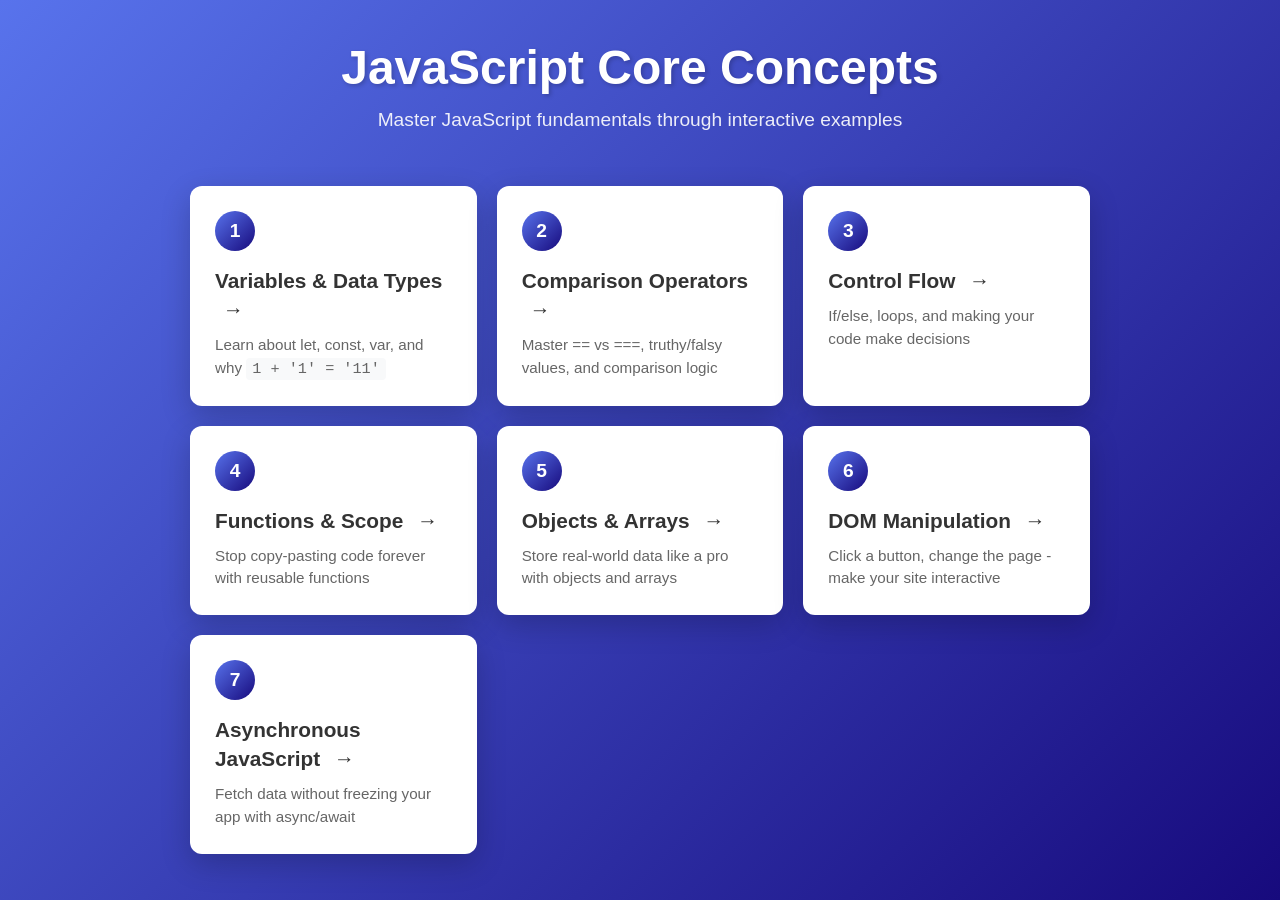
<file: index.html>
<!DOCTYPE html>
<html lang="en">
  <head>
    <meta charset="UTF-8" />
    <meta name="viewport" content="width=device-width, initial-scale=1.0" />
    <title>JavaScript Core Concepts - Video Series</title>
    <link rel="stylesheet" href="main.css" />
  </head>
  <body>
    <div class="container">
      <header>
        <h1>JavaScript Core Concepts</h1>
        <p class="subtitle text-white">
          Master JavaScript fundamentals through interactive examples
        </p>
      </header>

      <div class="video-grid">
        <a href="1-variables/1-variables.html" class="video-card">
          <div class="video-number">1</div>
          <div class="video-title">
            Variables & Data Types
            <span class="arrow">→</span>
          </div>
          <div class="video-description">
            Learn about let, const, var, and why <code>1 + '1' = '11'</code>
          </div>
        </a>

        <a href="2-comparisons/2-comparisons.html" class="video-card">
          <div class="video-number">2</div>
          <div class="video-title">
            Comparison Operators
            <span class="arrow">→</span>
          </div>
          <div class="video-description">
            Master == vs ===, truthy/falsy values, and comparison logic
          </div>
        </a>

        <a href="3-control-flow/3-control-flow.html" class="video-card">
          <div class="video-number">3</div>
          <div class="video-title">
            Control Flow
            <span class="arrow">→</span>
          </div>
          <div class="video-description">
            If/else, loops, and making your code make decisions
          </div>
        </a>

        <a href="4-functions/4-functions.html" class="video-card">
          <div class="video-number">4</div>
          <div class="video-title">
            Functions & Scope
            <span class="arrow">→</span>
          </div>
          <div class="video-description">
            Stop copy-pasting code forever with reusable functions
          </div>
        </a>

        <a href="5-objects-arrays/5-objects-arrays.html" class="video-card">
          <div class="video-number">5</div>
          <div class="video-title">
            Objects & Arrays
            <span class="arrow">→</span>
          </div>
          <div class="video-description">
            Store real-world data like a pro with objects and arrays
          </div>
        </a>

        <a href="6-dom/6-dom-demo.html" class="video-card">
          <div class="video-number">6</div>
          <div class="video-title">
            DOM Manipulation
            <span class="arrow">→</span>
          </div>
          <div class="video-description">
            Click a button, change the page - make your site interactive
          </div>
        </a>

        <a href="7-async/7-async-demo.html" class="video-card">
          <div class="video-number">7</div>
          <div class="video-title">
            Asynchronous JavaScript
            <span class="arrow">→</span>
          </div>
          <div class="video-description">
            Fetch data without freezing your app with async/await
          </div>
        </a>
      </div>
    </div>
  </body>
</html>
</file>
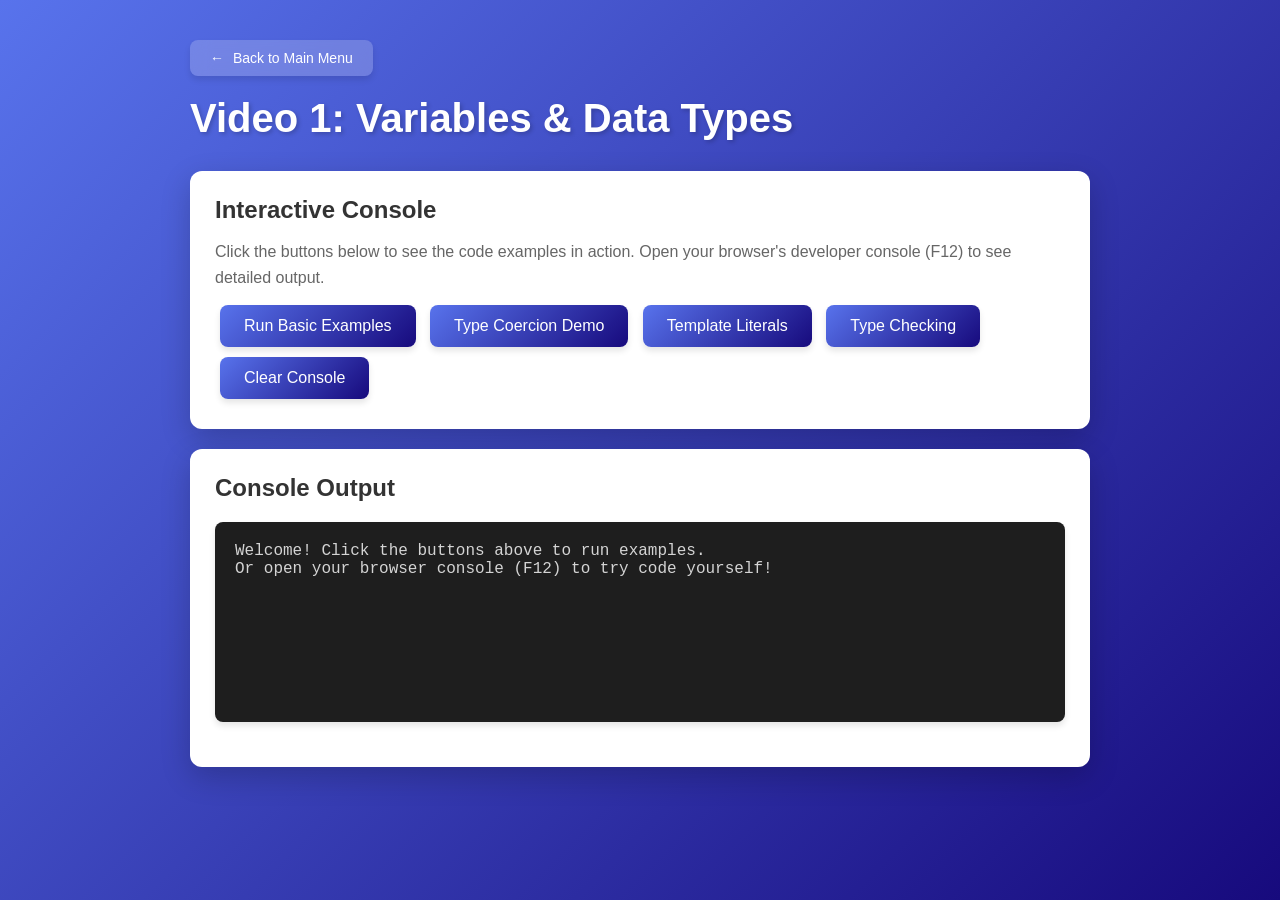
<file: 1-variables/1-variables.html>
<!DOCTYPE html>
<html lang="en">
  <head>
    <meta charset="UTF-8" />
    <meta name="viewport" content="width=device-width, initial-scale=1.0" />
    <title>Video 1: Variables & Data Types - Demo</title>
    <link rel="stylesheet" href="../main.css" />
  </head>
  <body>
    <div class="container">
      <a href="../index.html" class="back-link">Back to Main Menu</a>
      <h1>Video 1: Variables & Data Types</h1>

      <div class="section">
        <h2>Interactive Console</h2>
        <p>
          Click the buttons below to see the code examples in action. Open your
          browser's developer console (F12) to see detailed output.
        </p>
        <button onclick="runBasicExamples()">Run Basic Examples</button>
        <button onclick="runTypeCoercion()">Type Coercion Demo</button>
        <button onclick="runTemplateLiterals()">Template Literals</button>
        <button onclick="runTypeChecking()">Type Checking</button>
        <button onclick="clearConsole()">Clear Console</button>
      </div>

      <div class="section">
        <h2>Console Output</h2>
        <div id="console" class="console"></div>
      </div>

      <script>
        // Helper function to log to both browser console and page
        function log(message) {
          console.log(message);
          const consoleDiv = document.getElementById("console");
          const line = document.createElement("div");
          line.textContent = message;
          consoleDiv.appendChild(line);
        }

        function clearConsole() {
          document.getElementById("console").innerHTML = "";
          console.clear();
        }

        function runBasicExamples() {
          clearConsole();
          log("=== Basic Variable Examples ===");

          // let example
          let name = "Alex";
          log(`let name = 'Alex'; → ${name}`);
          name = "Alexandra";
          log(`name = 'Alexandra'; → ${name}`);

          // const example
          const age = 25;
          log(`const age = 25; → ${age}`);
          log("Note: const cannot be reassigned");

          // var example
          var isLearning = true;
          log(`var isLearning = true; → ${isLearning}`);

          // Different data types
          log("\n=== Data Types ===");
          log(`String: 'Hello' → ${typeof "Hello"}`);
          log(`Number: 42 → ${typeof 42}`);
          log(`Boolean: true → ${typeof true}`);
          log(`Null: null → ${typeof null}`);
          log(`Undefined: undefined → ${typeof undefined}`);
        }

        function runTypeCoercion() {
          clearConsole();
          log("=== Type Coercion Examples ===");
          log("The \"1 + '1' = '11'\" Problem:");
          log(`1 + '1' = ${1 + "1"}`);
          log(`"5" - 2 = ${"5" - 2}`);
          log(`"5" + 2 = ${"5" + 2}`);
          log("\nHow to fix it:");
          log(`Number("1") + 1 = ${Number("1") + 1}`);
          log(`String(1) + "1" = ${String(1) + "1"}`);
        }

        function runTemplateLiterals() {
          clearConsole();
          log("=== Template Literals ===");

          let personName = "Alex";
          let personAge = 25;
          let personScore = 90;

          let message = `${personName} is ${personAge} → ${
            personScore + " points"
          }`;
          log(message);

          log(
            "\nTemplate literals use backticks (`) and ${} to insert variables:"
          );
          log("`${name} is ${age} years old`");
        }

        function runTypeChecking() {
          clearConsole();
          log("=== Type Checking ===");
          log(`typeof "hello" → ${typeof "hello"}`);
          log(`typeof 42 → ${typeof 42}`);
          log(`typeof true → ${typeof true}`);
          log(`typeof null → ${typeof null} (JavaScript quirk!)`);
          log(`typeof undefined → ${typeof undefined}`);
        }

        // Run basic examples on page load
        window.addEventListener("DOMContentLoaded", () => {
          log("Welcome! Click the buttons above to run examples.");
          log("Or open your browser console (F12) to try code yourself!");
        });
      </script>
    </div>
  </body>
</html>
</file>
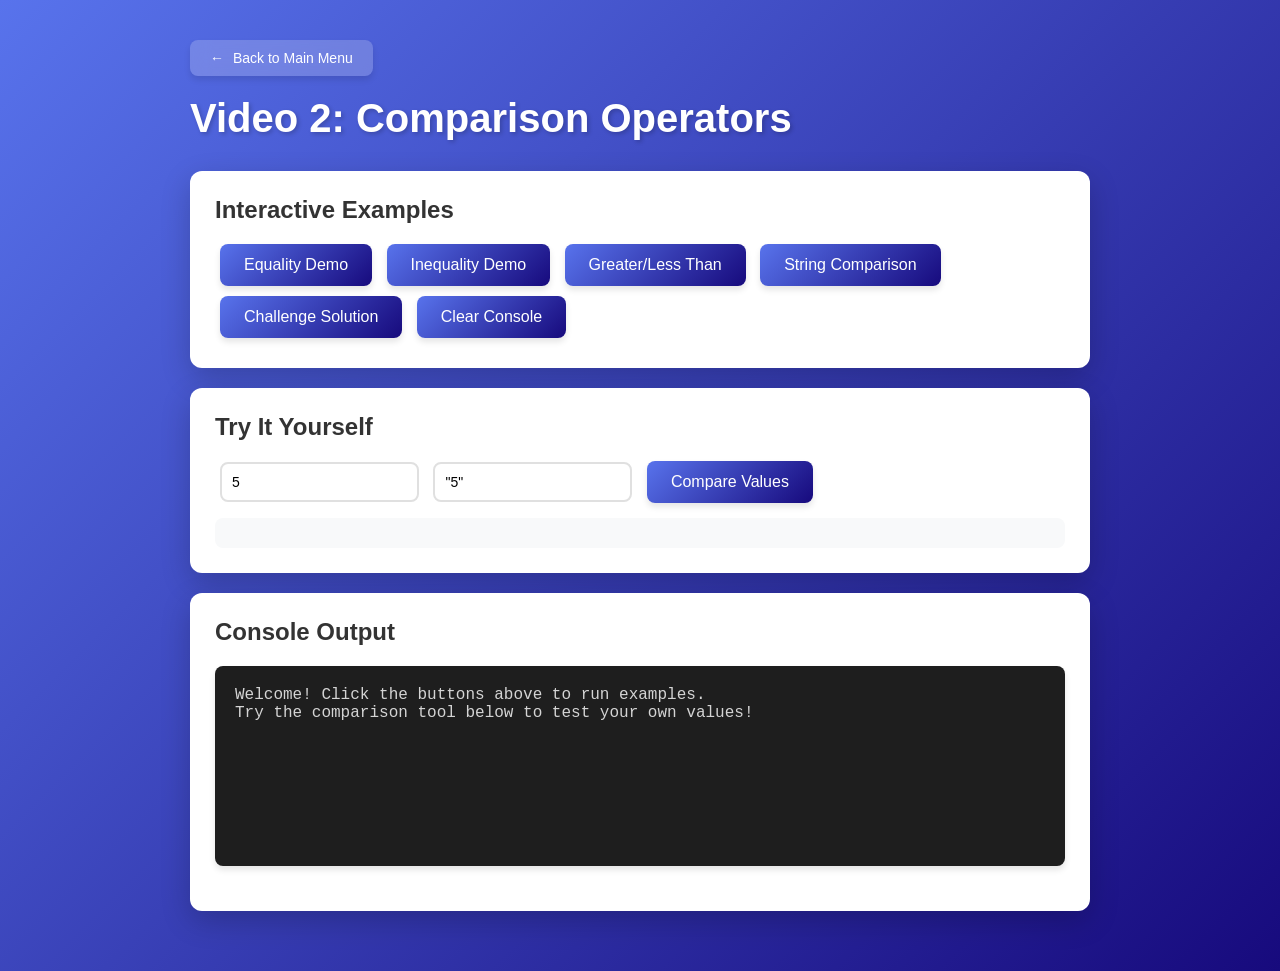
<file: 2-comparisons/2-comparisons.html>
<!DOCTYPE html>
<html lang="en">
<head>
    <meta charset="UTF-8">
    <meta name="viewport" content="width=device-width, initial-scale=1.0">
    <title>Video 2: Comparison Operators - Demo</title>
    <link rel="stylesheet" href="../main.css" />
</head>
<body>
    <div class="container">
        <a href="../index.html" class="back-link">Back to Main Menu</a>
        <h1>Video 2: Comparison Operators</h1>
    
    <div class="section">
        <h2>Interactive Examples</h2>
        <button onclick="runEqualityDemo()">Equality Demo</button>
        <button onclick="runInequalityDemo()">Inequality Demo</button>
        <button onclick="runGreaterLessDemo()">Greater/Less Than</button>
        <button onclick="runStringComparison()">String Comparison</button>
        <button onclick="runChallenge()">Challenge Solution</button>
        <button onclick="clearConsole()">Clear Console</button>
    </div>

    <div class="section">
        <h2>Try It Yourself</h2>
        <input type="text" id="value1" placeholder="First value" value="5">
        <input type="text" id="value2" placeholder="Second value" value='"5"'>
        <button onclick="compareValues()">Compare Values</button>
        <div id="comparisonResult" class="result"></div>
    </div>

    <div class="section">
        <h2>Console Output</h2>
        <div id="console" class="console"></div>
    </div>

    <script>
        function log(message) {
            console.log(message);
            const consoleDiv = document.getElementById('console');
            const line = document.createElement('div');
            line.textContent = message;
            consoleDiv.appendChild(line);
        }

        function clearConsole() {
            document.getElementById('console').innerHTML = '';
            console.clear();
        }

        function runEqualityDemo() {
            clearConsole();
            log('=== Equality Comparisons ===');
            
            let num1 = 5;
            let str1 = "5";
            
            log(`5 == "5": ${num1 == str1}`);
            log(`5 === "5": ${num1 === str1}`);
            log('');
            log('More examples:');
            log(`0 == false: ${0 == false}`);
            log(`0 === false: ${0 === false}`);
            log(`"" == false: ${"" == false}`);
            log(`"" === false: ${"" === false}`);
        }

        function runInequalityDemo() {
            clearConsole();
            log('=== Inequality Comparisons ===');
            
            let num1 = 5;
            let str1 = "5";
            
            log(`5 != "5": ${num1 != str1}`);
            log(`5 !== "5": ${num1 !== str1}`);
        }

        function runGreaterLessDemo() {
            clearConsole();
            log('=== Greater Than / Less Than ===');
            
            let age1 = 25;
            let age2 = 30;
            
            log(`25 > 30: ${age1 > age2}`);
            log(`25 < 30: ${age1 < age2}`);
            log(`25 >= 25: ${age1 >= 25}`);
            log(`25 <= 30: ${age1 <= age2}`);
        }

        function runStringComparison() {
            clearConsole();
            log('=== String Comparisons ===');
            
            log('"apple" < "banana": ' + ("apple" < "banana"));
            log('"zebra" > "apple": ' + ("zebra" > "apple"));
            log('"A" < "a": ' + ("A" < "a"));
            log('"apple" < "Banana": ' + ("apple" < "Banana"));
            log('');
            log('Case-insensitive:');
            log('"apple".toLowerCase() < "Banana".toLowerCase(): ' + 
                ("apple".toLowerCase() < "Banana".toLowerCase()));
        }

        function runChallenge() {
            clearConsole();
            log('=== Challenge Solution ===');
            
            let score1 = 85;
            let score2 = "85";
            
            log(`score1 == score2: ${score1 == score2}`);
            log(`score1 === score2: ${score1 === score2}`);
            log(`score1 > 80: ${score1 > 80}`);
            log(`score2 > 80: ${score2 > 80}`);
        }

        function compareValues() {
            const val1 = document.getElementById('value1').value;
            const val2 = document.getElementById('value2').value;
            const resultDiv = document.getElementById('comparisonResult');
            
            // Try to parse as numbers if possible
            let parsed1 = isNaN(val1) ? val1 : Number(val1);
            let parsed2 = isNaN(val2) ? val2 : Number(val2);
            
            // If they look like strings with quotes, remove quotes
            if (typeof parsed1 === 'string' && parsed1.startsWith('"') && parsed1.endsWith('"')) {
                parsed1 = parsed1.slice(1, -1);
            }
            if (typeof parsed2 === 'string' && parsed2.startsWith('"') && parsed2.endsWith('"')) {
                parsed2 = parsed2.slice(1, -1);
            }
            
            let html = '<h3>Comparison Results:</h3>';
            html += `<p>${parsed1} == ${parsed2}: <span class="${parsed1 == parsed2 ? 'true' : 'false'}">${parsed1 == parsed2}</span></p>`;
            html += `<p>${parsed1} === ${parsed2}: <span class="${parsed1 === parsed2 ? 'true' : 'false'}">${parsed1 === parsed2}</span></p>`;
            html += `<p>${parsed1} != ${parsed2}: <span class="${parsed1 != parsed2 ? 'true' : 'false'}">${parsed1 != parsed2}</span></p>`;
            html += `<p>${parsed1} !== ${parsed2}: <span class="${parsed1 !== parsed2 ? 'true' : 'false'}">${parsed1 !== parsed2}</span></p>`;
            
            if (typeof parsed1 === 'number' && typeof parsed2 === 'number') {
                html += `<p>${parsed1} > ${parsed2}: <span class="${parsed1 > parsed2 ? 'true' : 'false'}">${parsed1 > parsed2}</span></p>`;
                html += `<p>${parsed1} < ${parsed2}: <span class="${parsed1 < parsed2 ? 'true' : 'false'}">${parsed1 < parsed2}</span></p>`;
            }
            
            resultDiv.innerHTML = html;
        }

        window.addEventListener('DOMContentLoaded', () => {
            log('Welcome! Click the buttons above to run examples.');
            log('Try the comparison tool below to test your own values!');
        });
    </script>
    </div>
</body>
</html>
</file>
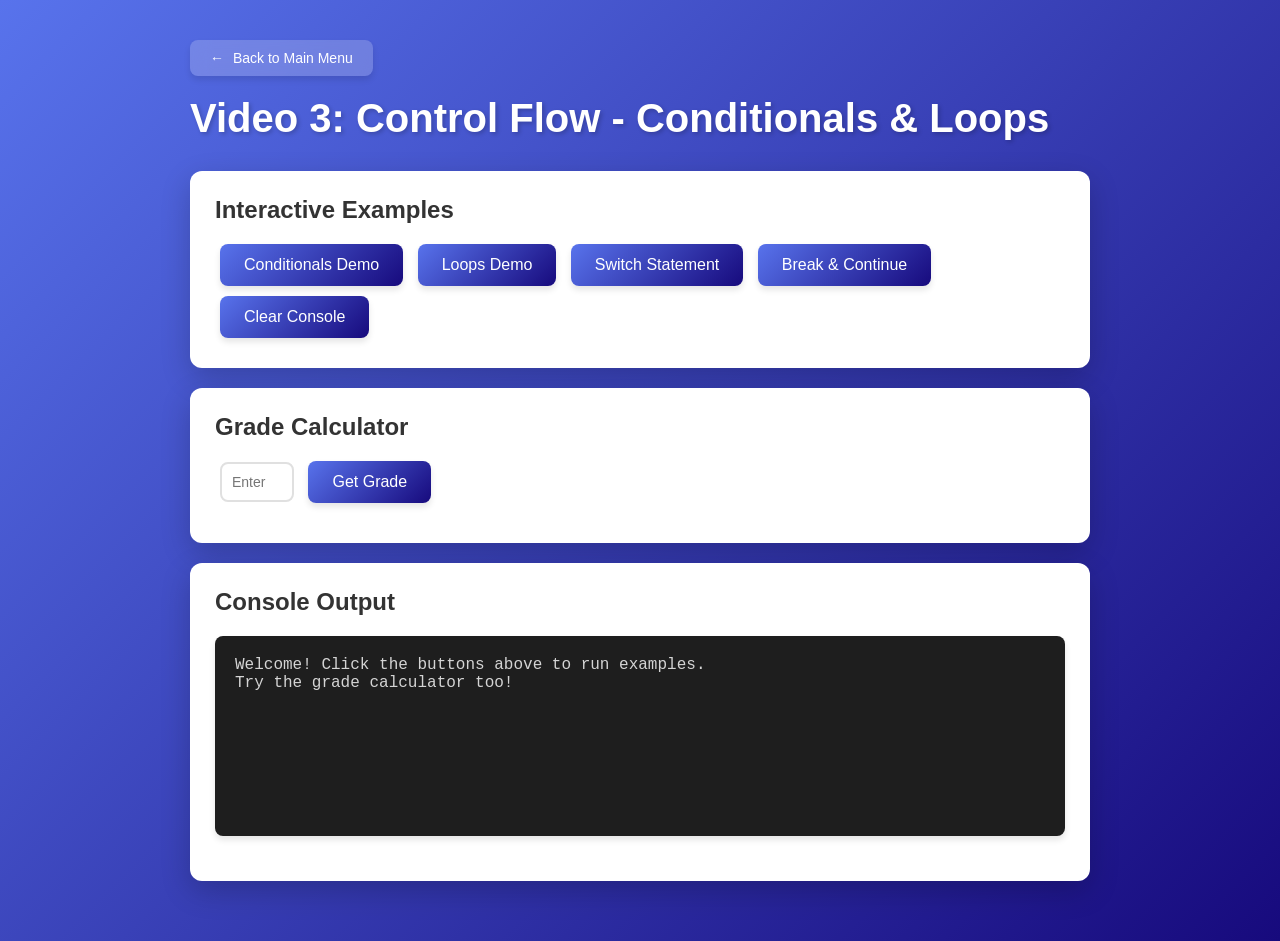
<file: 3-control-flow/3-control-flow.html>
<!DOCTYPE html>
<html lang="en">
<head>
    <meta charset="UTF-8">
    <meta name="viewport" content="width=device-width, initial-scale=1.0">
    <title>Video 3: Control Flow - Demo</title>
    <link rel="stylesheet" href="../main.css" />
</head>
<body>
    <div class="container">
        <a href="../index.html" class="back-link">Back to Main Menu</a>
        <h1>Video 3: Control Flow - Conditionals & Loops</h1>
    
    <div class="section">
        <h2>Interactive Examples</h2>
        <button onclick="runConditionals()">Conditionals Demo</button>
        <button onclick="runLoops()">Loops Demo</button>
        <button onclick="runSwitch()">Switch Statement</button>
        <button onclick="runBreakContinue()">Break & Continue</button>
        <button onclick="clearConsole()">Clear Console</button>
    </div>

    <div class="section">
        <h2>Grade Calculator</h2>
        <input type="number" id="scoreInput" placeholder="Enter score (0-100)" min="0" max="100">
        <button onclick="calculateGrade()">Get Grade</button>
        <div id="gradeResult" style="margin-top: 10px; font-weight: bold;"></div>
    </div>

    <div class="section">
        <h2>Console Output</h2>
        <div id="console" class="console"></div>
    </div>

    <script>
        function log(message) {
            console.log(message);
            const consoleDiv = document.getElementById('console');
            const line = document.createElement('div');
            line.textContent = message;
            consoleDiv.appendChild(line);
        }

        function clearConsole() {
            document.getElementById('console').innerHTML = '';
            console.clear();
        }

        function runConditionals() {
            clearConsole();
            log('=== Conditionals Demo ===');
            
            let score = 85;
            log(`Score: ${score}`);
            
            if (score > 90) {
                log('You got an A+!');
            } else if (score > 80) {
                log('You got a B!');
            } else {
                log('Keep trying!');
            }
            
            log('\nTernary operator example:');
            let grade = score > 90 ? 'A+' : score > 80 ? 'B' : 'Keep trying';
            log(`Grade: ${grade}`);
        }

        function runLoops() {
            clearConsole();
            log('=== Loops Demo ===');
            
            log('\nFor loop - even numbers 1-10:');
            let evens = [];
            for (let i = 1; i <= 10; i++) {
                if (i % 2 === 0) {
                    evens.push(i);
                }
            }
            log(evens.join(', '));
            
            log('\nWhile loop - count to 5:');
            let count = 0;
            while (count < 5) {
                log(`Count: ${count}`);
                count++;
            }
        }

        function runSwitch() {
            clearConsole();
            log('=== Switch Statement Demo ===');
            
            let days = ['Monday', 'Friday', 'Saturday', 'Wednesday'];
            days.forEach(day => {
                let message = '';
                switch (day) {
                    case 'Monday':
                        message = 'Start of the work week';
                        break;
                    case 'Friday':
                        message = 'TGIF!';
                        break;
                    case 'Saturday':
                    case 'Sunday':
                        message = 'Weekend!';
                        break;
                    default:
                        message = 'Regular day';
                }
                log(`${day}: ${message}`);
            });
        }

        function runBreakContinue() {
            clearConsole();
            log('=== Break & Continue Demo ===');
            
            log('\nBreak example (stops at 5):');
            for (let i = 1; i <= 10; i++) {
                if (i === 5) {
                    break;
                }
                log(i);
            }
            
            log('\nContinue example (only odd numbers):');
            for (let i = 1; i <= 10; i++) {
                if (i % 2 === 0) {
                    continue;
                }
                log(i);
            }
        }

        function calculateGrade() {
            const score = parseInt(document.getElementById('scoreInput').value);
            const resultDiv = document.getElementById('gradeResult');
            
            if (isNaN(score) || score < 0 || score > 100) {
                resultDiv.textContent = 'Please enter a valid score (0-100)';
                resultDiv.style.color = 'red';
                return;
            }
            
            let grade;
            if (score >= 90) {
                grade = 'A';
            } else if (score >= 80) {
                grade = 'B';
            } else if (score >= 70) {
                grade = 'C';
            } else if (score >= 60) {
                grade = 'D';
            } else {
                grade = 'F';
            }
            
            resultDiv.textContent = `Score: ${score} → Grade: ${grade}`;
            resultDiv.style.color = 'green';
        }

        window.addEventListener('DOMContentLoaded', () => {
            log('Welcome! Click the buttons above to run examples.');
            log('Try the grade calculator too!');
        });
    </script>
    </div>
</body>
</html>
</file>
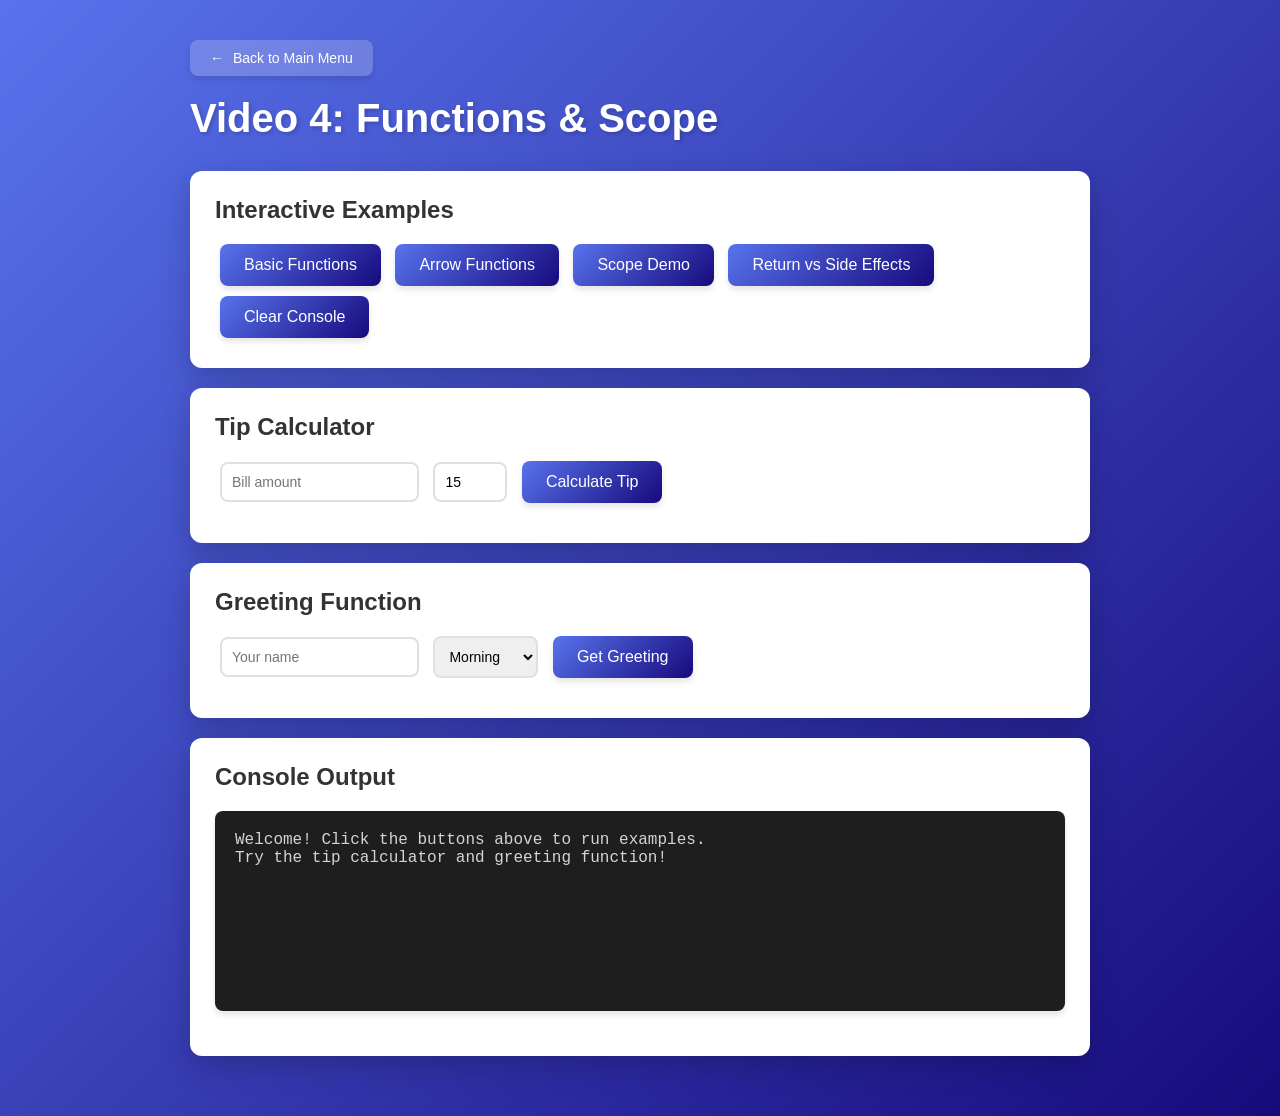
<file: 4-functions/4-functions.html>
<!DOCTYPE html>
<html lang="en">
<head>
    <meta charset="UTF-8">
    <meta name="viewport" content="width=device-width, initial-scale=1.0">
    <title>Video 4: Functions & Scope - Demo</title>
    <link rel="stylesheet" href="../main.css" />
</head>
<body>
    <div class="container">
        <a href="../index.html" class="back-link">Back to Main Menu</a>
        <h1>Video 4: Functions & Scope</h1>
    
    <div class="section">
        <h2>Interactive Examples</h2>
        <button onclick="runBasicFunctions()">Basic Functions</button>
        <button onclick="runArrowFunctions()">Arrow Functions</button>
        <button onclick="runScopeDemo()">Scope Demo</button>
        <button onclick="runReturnDemo()">Return vs Side Effects</button>
        <button onclick="clearConsole()">Clear Console</button>
    </div>

    <div class="section">
        <h2>Tip Calculator</h2>
        <input type="number" id="billInput" placeholder="Bill amount" min="0" step="0.01">
        <input type="number" id="tipInput" placeholder="Tip %" min="0" max="100" value="15">
        <button onclick="calculateTip()">Calculate Tip</button>
        <div id="tipResult" style="margin-top: 10px; font-weight: bold;"></div>
    </div>

    <div class="section">
        <h2>Greeting Function</h2>
        <input type="text" id="nameInput" placeholder="Your name">
        <select id="timeInput">
            <option value="Morning">Morning</option>
            <option value="Afternoon">Afternoon</option>
            <option value="Evening">Evening</option>
        </select>
        <button onclick="showGreeting()">Get Greeting</button>
        <div id="greetingResult" style="margin-top: 10px; font-weight: bold;"></div>
    </div>

    <div class="section">
        <h2>Console Output</h2>
        <div id="console" class="console"></div>
    </div>

    <script>
        function log(message) {
            console.log(message);
            const consoleDiv = document.getElementById('console');
            const line = document.createElement('div');
            line.textContent = message;
            consoleDiv.appendChild(line);
        }

        function clearConsole() {
            document.getElementById('console').innerHTML = '';
            console.clear();
        }

        function runBasicFunctions() {
            clearConsole();
            log('=== Basic Functions ===');
            
            function calcTip(bill, pct) {
                return (bill * pct / 100).toFixed(2);
            }
            
            let tip = calcTip(50, 15);
            log(`calcTip(50, 15) = $${tip}`);
            
            function getFullName(first, last) {
                return `${first} ${last}`;
            }
            
            let name = getFullName('John', 'Doe');
            log(`getFullName('John', 'Doe') = ${name}`);
        }

        function runArrowFunctions() {
            clearConsole();
            log('=== Arrow Functions ===');
            
            const double = x => x * 2;
            log(`double(7) = ${double(7)}`);
            
            const add = (a, b) => a + b;
            log(`add(5, 3) = ${add(5, 3)}`);
            
            const multiply = (a, b) => {
                let result = a * b;
                return result;
            };
            log(`multiply(4, 6) = ${multiply(4, 6)}`);
        }

        function runScopeDemo() {
            clearConsole();
            log('=== Scope Demo ===');
            
            let globalVar = 'I am global';
            log(`Global variable: ${globalVar}`);
            
            function showScope() {
                let localVar = 'I am local';
                log(`Inside function - can see global: ${globalVar}`);
                log(`Inside function - can see local: ${localVar}`);
            }
            
            showScope();
            log('Outside function - can see global:', globalVar);
            log('Outside function - cannot see localVar (would cause error)');
        }

        function runReturnDemo() {
            clearConsole();
            log('=== Return vs Side Effects ===');
            
            function getFullName(first, last) {
                return `${first} ${last}`;
            }
            
            let name = getFullName('Sarah', 'Smith');
            log(`Function with return: ${name}`);
            
            function logMessage(msg) {
                console.log(msg);
            }
            
            log('Function with side effect (no return):');
            let nothing = logMessage('This is logged');
            log(`Return value: ${nothing}`);
        }

        function calculateTip() {
            const bill = parseFloat(document.getElementById('billInput').value);
            const tipPercent = parseFloat(document.getElementById('tipInput').value);
            const resultDiv = document.getElementById('tipResult');
            
            if (isNaN(bill) || bill < 0) {
                resultDiv.textContent = 'Please enter a valid bill amount';
                resultDiv.style.color = 'red';
                return;
            }
            
            function calcTip(bill, pct) {
                return (bill * pct / 100).toFixed(2);
            }
            
            const tip = calcTip(bill, tipPercent);
            const total = (parseFloat(bill) + parseFloat(tip)).toFixed(2);
            
            resultDiv.innerHTML = `Tip: $${tip}<br>Total: $${total}`;
            resultDiv.style.color = 'green';
        }

        function showGreeting() {
            const name = document.getElementById('nameInput').value;
            const timeOfDay = document.getElementById('timeInput').value;
            const resultDiv = document.getElementById('greetingResult');
            
            if (!name) {
                resultDiv.textContent = 'Please enter your name';
                resultDiv.style.color = 'red';
                return;
            }
            
            function greet(name, timeOfDay) {
                return `Good ${timeOfDay.toLowerCase()}, ${name}!`;
            }
            
            const greeting = greet(name, timeOfDay);
            resultDiv.textContent = greeting;
            resultDiv.style.color = 'green';
        }

        window.addEventListener('DOMContentLoaded', () => {
            log('Welcome! Click the buttons above to run examples.');
            log('Try the tip calculator and greeting function!');
        });
    </script>
    </div>
</body>
</html>
</file>
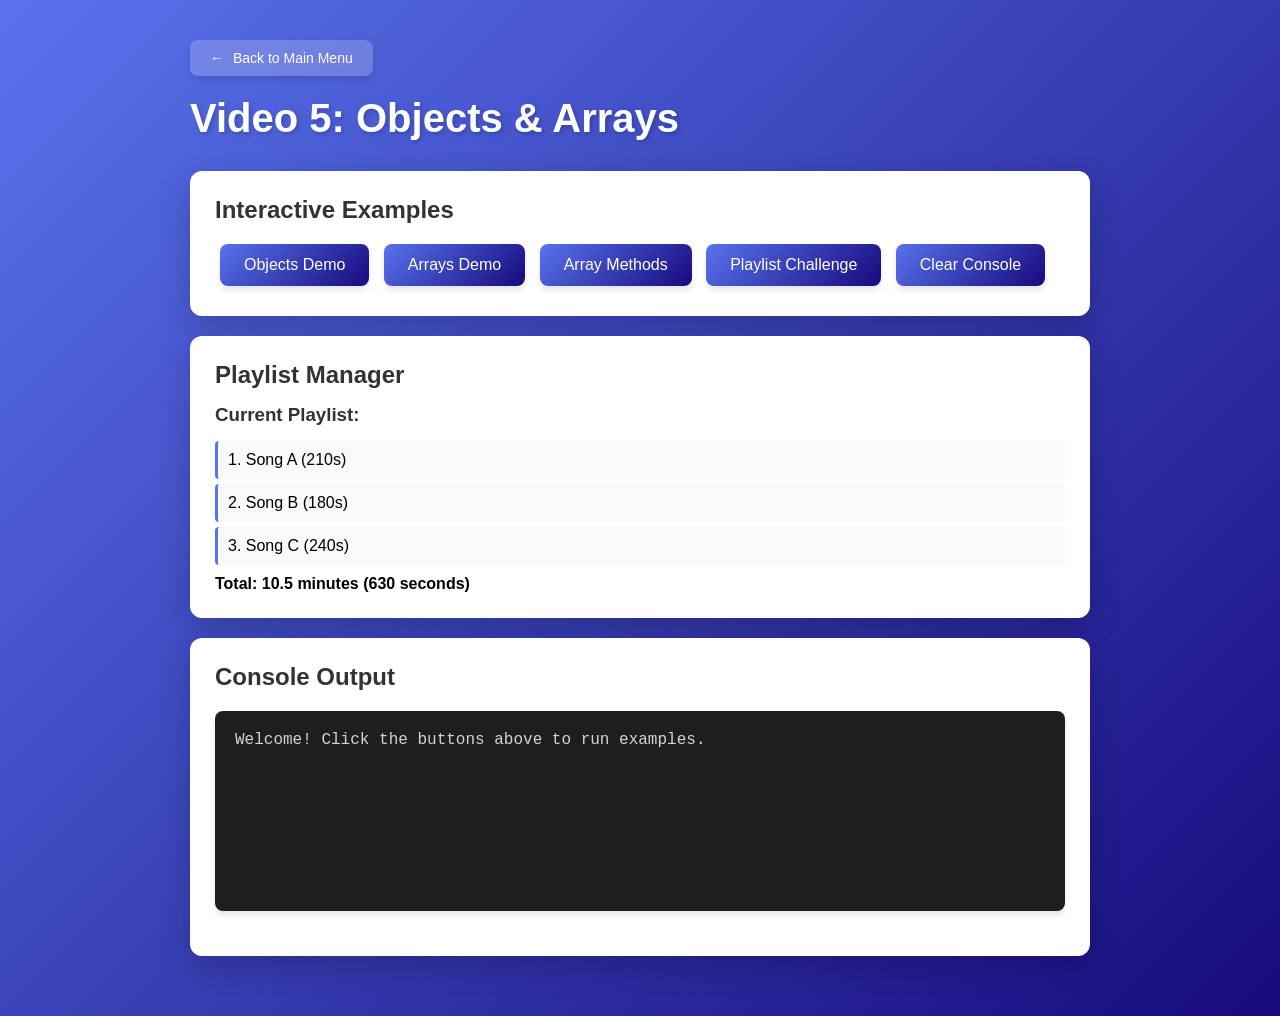
<file: 5-objects-arrays/5-objects-arrays.html>
<!DOCTYPE html>
<html lang="en">
  <head>
    <meta charset="UTF-8" />
    <meta name="viewport" content="width=device-width, initial-scale=1.0" />
    <title>Video 5: Objects & Arrays - Demo</title>
    <link rel="stylesheet" href="../main.css" />
  </head>
  <body>
    <div class="container">
      <a href="../index.html" class="back-link">Back to Main Menu</a>
      <h1>Video 5: Objects & Arrays</h1>

      <div class="section">
        <h2>Interactive Examples</h2>
        <button onclick="runObjectsDemo()">Objects Demo</button>
        <button onclick="runArraysDemo()">Arrays Demo</button>
        <button onclick="runArrayMethods()">Array Methods</button>
        <button onclick="runPlaylistDemo()">Playlist Challenge</button>
        <button onclick="clearConsole()">Clear Console</button>
      </div>

      <div class="section">
        <h2>Playlist Manager</h2>
        <div id="playlistDisplay"></div>
        <div
          id="playlistStats"
          style="margin-top: 10px; font-weight: bold"
        ></div>
      </div>

      <div class="section">
        <h2>Console Output</h2>
        <div id="console" class="console"></div>
      </div>

      <script>
        let playlist = [
          { title: "Song A", duration: 210 },
          { title: "Song B", duration: 180 },
          { title: "Song C", duration: 240 },
        ];

        function log(message) {
          console.log(message);
          const consoleDiv = document.getElementById("console");
          const line = document.createElement("div");
          line.textContent = message;
          consoleDiv.appendChild(line);
        }

        function clearConsole() {
          document.getElementById("console").innerHTML = "";
          console.clear();
        }

        function updatePlaylistDisplay() {
          const display = document.getElementById("playlistDisplay");
          const stats = document.getElementById("playlistStats");

          display.innerHTML = "<h3>Current Playlist:</h3>";
          playlist.forEach((song, index) => {
            const item = document.createElement("div");
            item.className = "playlist-item";
            item.textContent = `${index + 1}. ${song.title} (${
              song.duration
            }s)`;
            display.appendChild(item);
          });

          const totalSeconds = playlist.reduce(
            (sum, song) => sum + song.duration,
            0
          );
          const totalMinutes = (totalSeconds / 60).toFixed(1);
          stats.textContent = `Total: ${totalMinutes} minutes (${totalSeconds} seconds)`;
        }

        function runObjectsDemo() {
          clearConsole();
          log("=== Objects Demo ===");

          const song = {
            title: "Song 1",
            artist: "Artist A",
            duration: 180,
          };

          log(`Song title: ${song.title}`);
          log(`Artist: ${song.artist}`);
          log(`Duration: ${song.duration} seconds`);
        }

        function runArraysDemo() {
          clearConsole();
          log("=== Arrays Demo ===");

          const fruits = ["apple", "banana", "orange"];
          log(`Fruits: ${fruits.join(", ")}`);
          log(`First fruit: ${fruits[0]}`);
          log(`Array length: ${fruits.length}`);

          fruits.push("grape");
          log(`After push: ${fruits.join(", ")}`);
        }

        function runArrayMethods() {
          clearConsole();
          log("=== Array Methods Demo ===");

          const numbers = [1, 2, 3, 4, 5];

          // Map
          const doubled = numbers.map((n) => n * 2);
          log(`Original: [${numbers.join(", ")}]`);
          log(`Doubled: [${doubled.join(", ")}]`);

          // Filter
          const evens = numbers.filter((n) => n % 2 === 0);
          log(`Even numbers: [${evens.join(", ")}]`);

          // Reduce
          const sum = numbers.reduce((total, n) => total + n, 0);
          log(`Sum: ${sum}`);
        }

        function runPlaylistDemo() {
          clearConsole();
          log("=== Playlist Challenge Solution ===");

          const playlist = [
            { title: "Song A", duration: 210 },
            { title: "Song B", duration: 180 },
            { title: "Song C", duration: 240 },
          ];

          log("Playlist:");
          playlist.forEach((song, index) => {
            log(`${index + 1}. ${song.title} - ${song.duration}s`);
          });

          const totalSeconds = playlist.reduce(
            (sum, song) => sum + song.duration,
            0
          );
          const totalMinutes = (totalSeconds / 60).toFixed(1);
          log(`\nTotal: ${totalMinutes} minutes`);
        }

        window.addEventListener("DOMContentLoaded", () => {
          log("Welcome! Click the buttons above to run examples.");
          updatePlaylistDisplay();
        });
      </script>
    </div>
  </body>
</html>
</file>
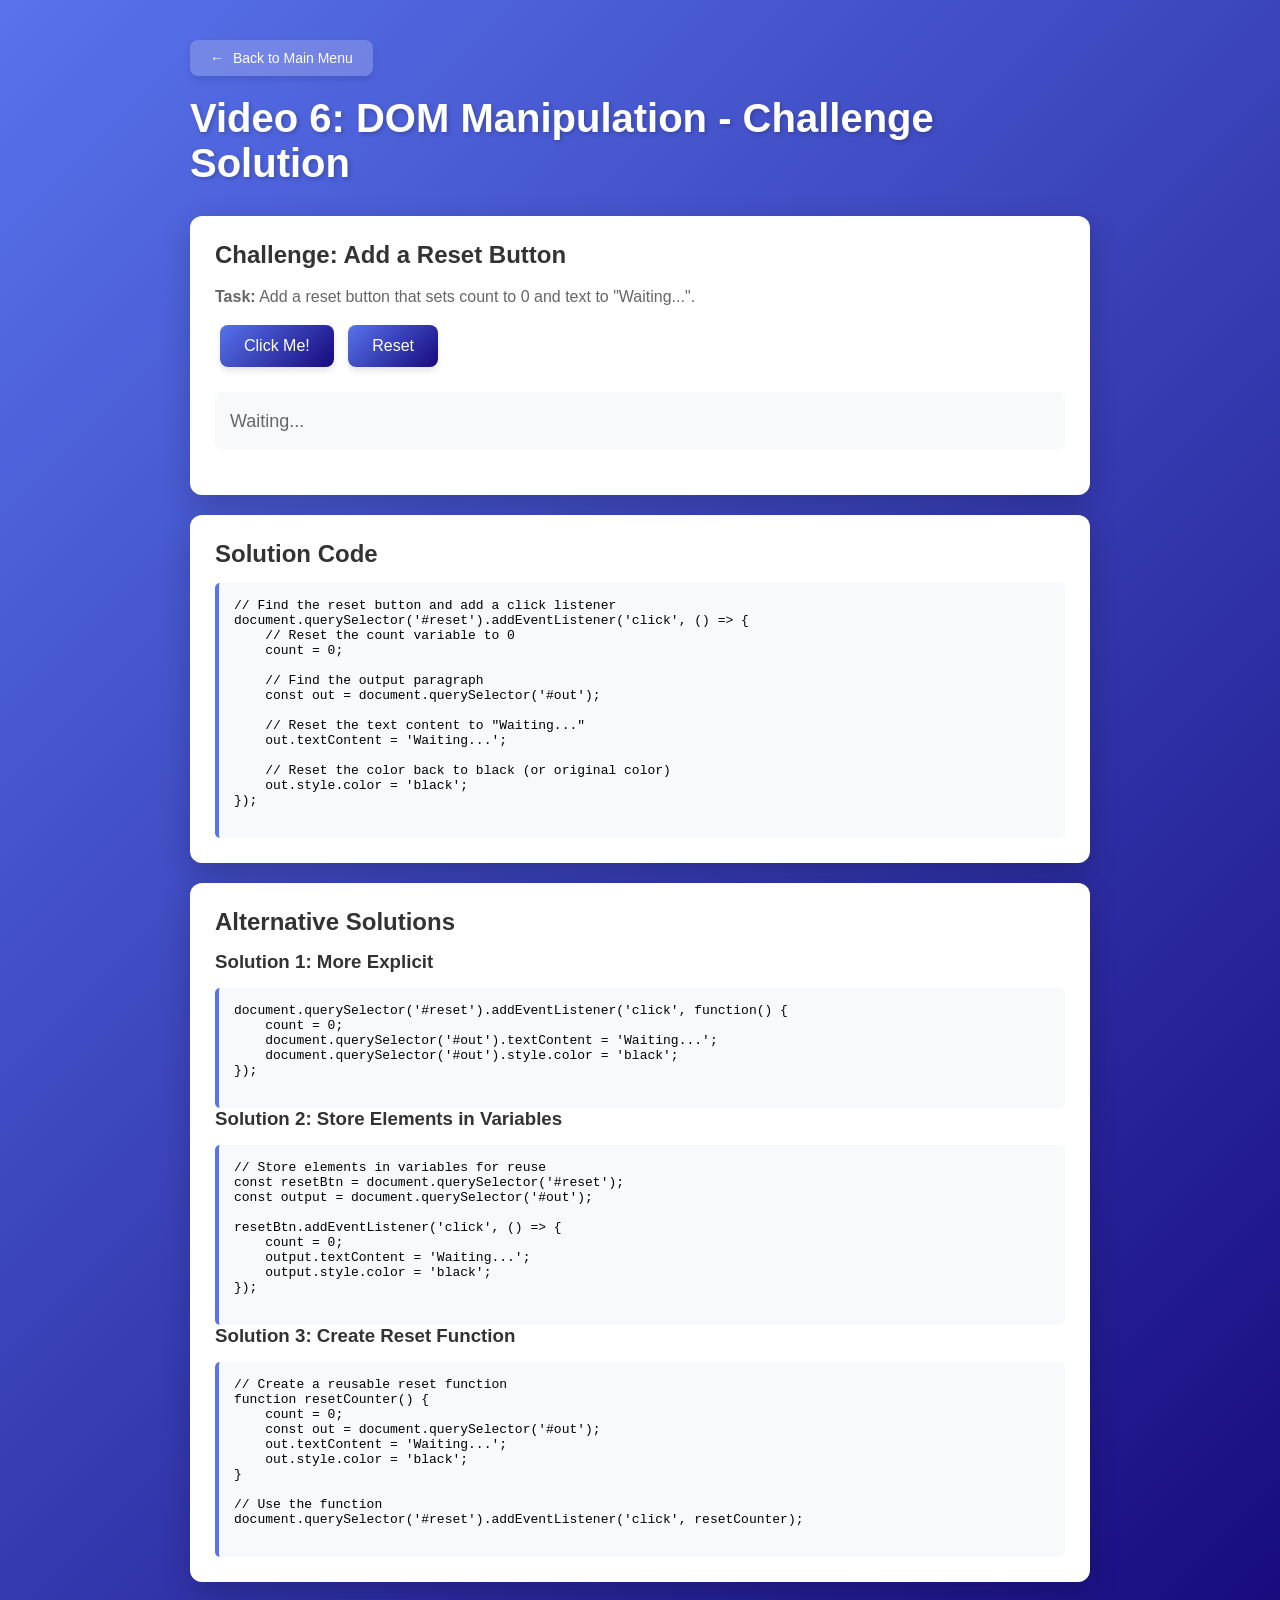
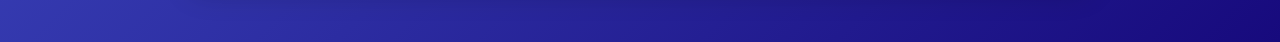
<file: 6-dom/6-dom-challenge.html>
<!DOCTYPE html>
<html lang="en">
<head>
    <meta charset="UTF-8">
    <meta name="viewport" content="width=device-width, initial-scale=1.0">
    <title>Video 6: DOM Manipulation - Challenge Solution</title>
    <link rel="stylesheet" href="../main.css" />
</head>
<body>
    <div class="container">
        <a href="../index.html" class="back-link">Back to Main Menu</a>
        <h1>Video 6: DOM Manipulation - Challenge Solution</h1>
    
    <div class="section">
        <h2>Challenge: Add a Reset Button</h2>
        <p><strong>Task:</strong> Add a reset button that sets count to 0 and text to "Waiting...".</p>
        
        <button id="btn">Click Me!</button>
        <button id="reset">Reset</button>
        <p id="out">Waiting...</p>
    </div>

    <div class="section">
        <h2>Solution Code</h2>
        <pre style="background: #f8f9fa; padding: 15px; border-radius: 5px; overflow-x: auto;">
// Find the reset button and add a click listener
document.querySelector('#reset').addEventListener('click', () => {
    // Reset the count variable to 0
    count = 0;
    
    // Find the output paragraph
    const out = document.querySelector('#out');
    
    // Reset the text content to "Waiting..."
    out.textContent = 'Waiting...';
    
    // Reset the color back to black (or original color)
    out.style.color = 'black';
});
        </pre>
    </div>

    <div class="section">
        <h2>Alternative Solutions</h2>
        <h3>Solution 1: More Explicit</h3>
        <pre style="background: #f8f9fa; padding: 15px; border-radius: 5px; overflow-x: auto;">
document.querySelector('#reset').addEventListener('click', function() {
    count = 0;
    document.querySelector('#out').textContent = 'Waiting...';
    document.querySelector('#out').style.color = 'black';
});
        </pre>
        
        <h3>Solution 2: Store Elements in Variables</h3>
        <pre style="background: #f8f9fa; padding: 15px; border-radius: 5px; overflow-x: auto;">
// Store elements in variables for reuse
const resetBtn = document.querySelector('#reset');
const output = document.querySelector('#out');

resetBtn.addEventListener('click', () => {
    count = 0;
    output.textContent = 'Waiting...';
    output.style.color = 'black';
});
        </pre>
        
        <h3>Solution 3: Create Reset Function</h3>
        <pre style="background: #f8f9fa; padding: 15px; border-radius: 5px; overflow-x: auto;">
// Create a reusable reset function
function resetCounter() {
    count = 0;
    const out = document.querySelector('#out');
    out.textContent = 'Waiting...';
    out.style.color = 'black';
}

// Use the function
document.querySelector('#reset').addEventListener('click', resetCounter);
        </pre>
    </div>

    <script>
        /**
         * VIDEO 6: DOM Manipulation - Challenge Solution
         * 
         * CHALLENGE: Add a reset button that sets count to 0 
         * and text to "Waiting...".
         */

        let count = 0;

        // Original click button
        document.querySelector('#btn').addEventListener('click', () => {
            count++;
            const out = document.querySelector('#out');
            out.textContent = `Clicked ${count} time${count > 1 ? 's' : ''}!`;
            out.style.color = count % 2 ? 'blue' : 'red';
        });

        // SOLUTION: Reset button
        document.querySelector('#reset').addEventListener('click', () => {
            // Reset count to 0
            count = 0;
            
            // Find the output element
            const out = document.querySelector('#out');
            
            // Reset the text content
            out.textContent = 'Waiting...';
            
            // Reset the color
            out.style.color = 'black';
        });
    </script>
    </div>
</body>
</html>
</file>
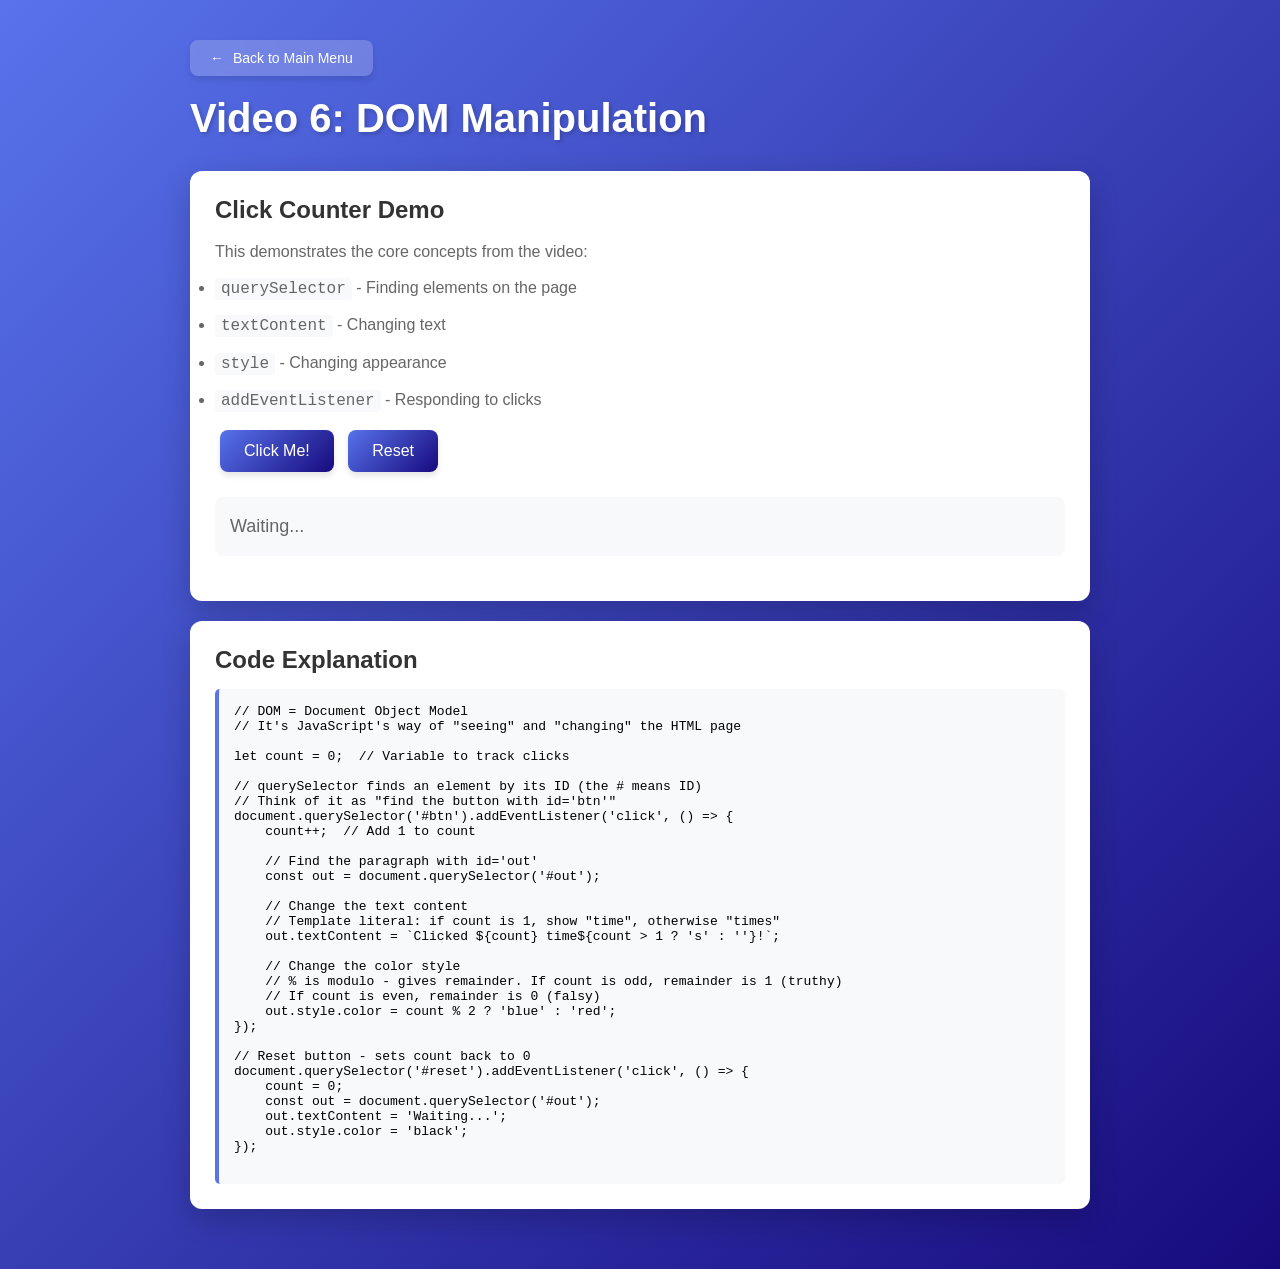
<file: 6-dom/6-dom-demo.html>
<!DOCTYPE html>
<html lang="en">
<head>
    <meta charset="UTF-8">
    <meta name="viewport" content="width=device-width, initial-scale=1.0">
    <title>Video 6: DOM Manipulation - Demo</title>
    <link rel="stylesheet" href="../main.css" />
</head>
<body>
    <div class="container">
        <a href="../index.html" class="back-link">Back to Main Menu</a>
        <h1>Video 6: DOM Manipulation</h1>
    
    <div class="section">
        <h2>Click Counter Demo</h2>
        <p>This demonstrates the core concepts from the video:</p>
        <ul>
            <li><code>querySelector</code> - Finding elements on the page</li>
            <li><code>textContent</code> - Changing text</li>
            <li><code>style</code> - Changing appearance</li>
            <li><code>addEventListener</code> - Responding to clicks</li>
        </ul>
        
        <button id="btn">Click Me!</button>
        <button id="reset">Reset</button>
        <p id="out">Waiting...</p>
    </div>

    <div class="section">
        <h2>Code Explanation</h2>
        <pre style="background: #f8f9fa; padding: 15px; border-radius: 5px; overflow-x: auto;">
// DOM = Document Object Model
// It's JavaScript's way of "seeing" and "changing" the HTML page

let count = 0;  // Variable to track clicks

// querySelector finds an element by its ID (the # means ID)
// Think of it as "find the button with id='btn'"
document.querySelector('#btn').addEventListener('click', () => {
    count++;  // Add 1 to count
    
    // Find the paragraph with id='out'
    const out = document.querySelector('#out');
    
    // Change the text content
    // Template literal: if count is 1, show "time", otherwise "times"
    out.textContent = `Clicked ${count} time${count > 1 ? 's' : ''}!`;
    
    // Change the color style
    // % is modulo - gives remainder. If count is odd, remainder is 1 (truthy)
    // If count is even, remainder is 0 (falsy)
    out.style.color = count % 2 ? 'blue' : 'red';
});

// Reset button - sets count back to 0
document.querySelector('#reset').addEventListener('click', () => {
    count = 0;
    const out = document.querySelector('#out');
    out.textContent = 'Waiting...';
    out.style.color = 'black';
});
        </pre>
    </div>

    <script>
        /**
         * VIDEO 6: DOM Manipulation - Demo Code
         * 
         * DOM stands for "Document Object Model"
         * Think of it as JavaScript's map of your HTML page
         * 
         * Key concepts:
         * - querySelector: Find elements on the page
         * - textContent: Change the text inside an element
         * - style: Change how an element looks
         * - addEventListener: Make elements respond to user actions
         */

        // Variable to keep track of how many times the button was clicked
        let count = 0;

        // Find the button with id="btn" and add a click listener
        // addEventListener means "when this happens, do that"
        // 'click' is the event (what happens)
        // () => { ... } is what to do when it happens
        document.querySelector('#btn').addEventListener('click', () => {
            count++;  // Add 1 to the count (same as count = count + 1)
            
            // Find the paragraph element with id="out"
            const out = document.querySelector('#out');
            
            // Change the text content of the paragraph
            // Template literal with conditional: if count > 1, add 's' for plural
            out.textContent = `Clicked ${count} time${count > 1 ? 's' : ''}!`;
            
            // Change the color style
            // count % 2 means "remainder when count is divided by 2"
            // If count is odd (1, 3, 5...), remainder is 1 (truthy) → blue
            // If count is even (2, 4, 6...), remainder is 0 (falsy) → red
            out.style.color = count % 2 ? 'blue' : 'red';
        });

        // Reset button - sets everything back to the start
        document.querySelector('#reset').addEventListener('click', () => {
            count = 0;  // Reset count to 0
            
            const out = document.querySelector('#out');
            out.textContent = 'Waiting...';  // Reset text
            out.style.color = 'black';  // Reset color
        });
    </script>
    </div>
</body>
</html>
</file>
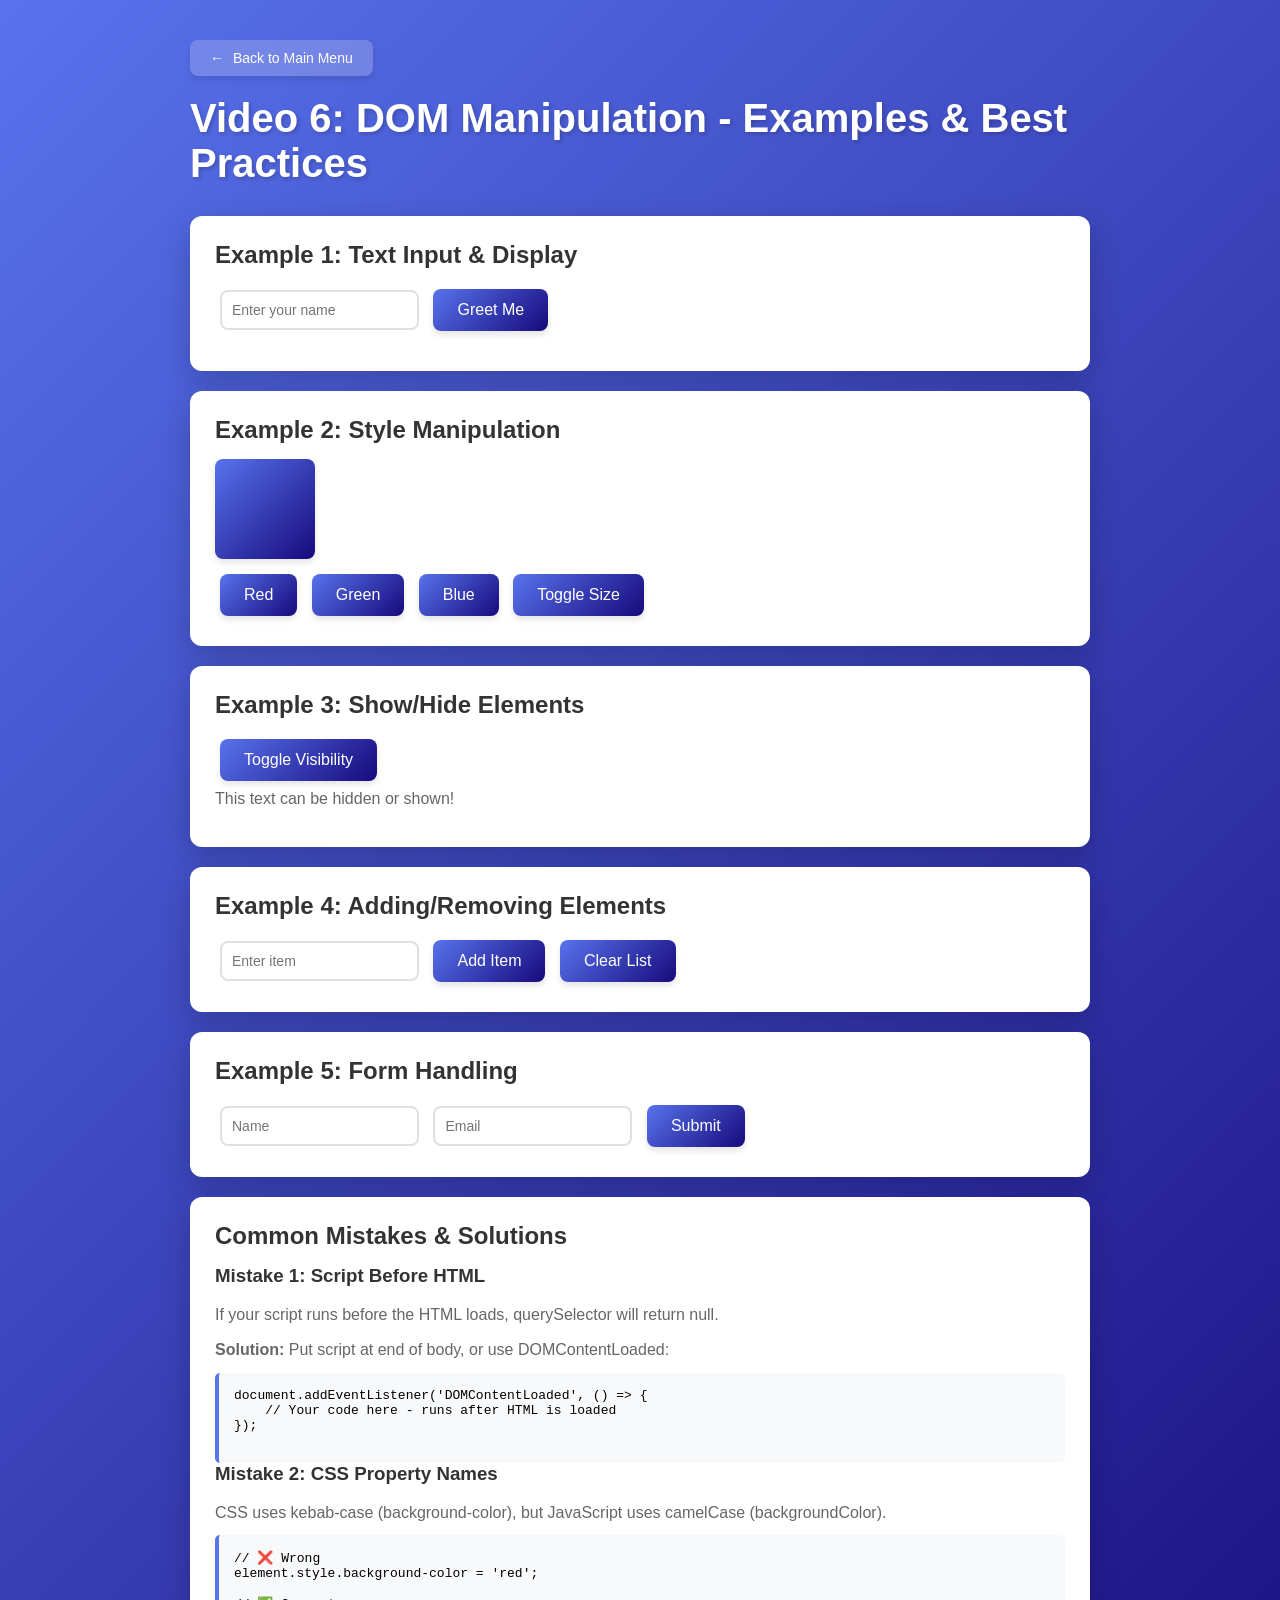
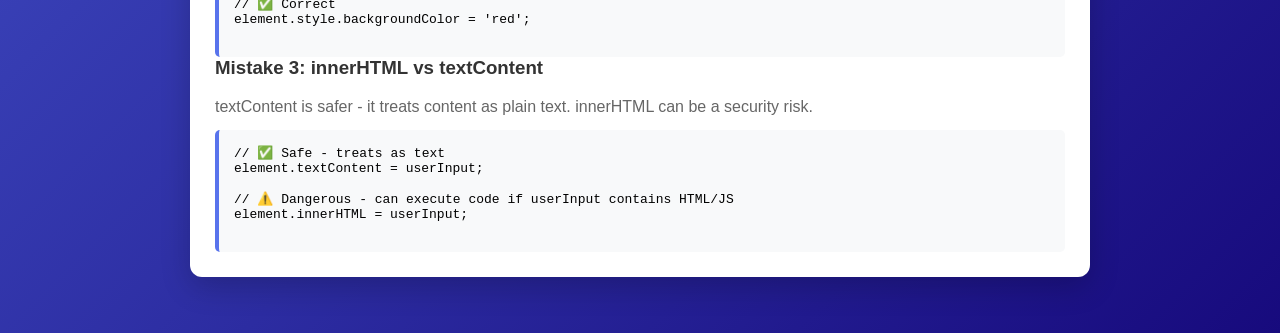
<file: 6-dom/6-dom-examples.html>
<!DOCTYPE html>
<html lang="en">
<head>
    <meta charset="UTF-8">
    <meta name="viewport" content="width=device-width, initial-scale=1.0">
    <title>Video 6: DOM Manipulation - Examples</title>
    <link rel="stylesheet" href="../main.css" />
</head>
<body>
    <div class="container">
        <a href="../index.html" class="back-link">Back to Main Menu</a>
        <h1>Video 6: DOM Manipulation - Examples & Best Practices</h1>
    
    <div class="section">
        <h2>Example 1: Text Input & Display</h2>
        <input type="text" id="nameInput" placeholder="Enter your name">
        <button onclick="greetUser()">Greet Me</button>
        <p id="greeting"></p>
    </div>

    <div class="section">
        <h2>Example 2: Style Manipulation</h2>
        <div id="colorBox" class="box"></div>
        <button onclick="changeColor('red')">Red</button>
        <button onclick="changeColor('green')">Green</button>
        <button onclick="changeColor('blue')">Blue</button>
        <button onclick="changeSize()">Toggle Size</button>
    </div>

    <div class="section">
        <h2>Example 3: Show/Hide Elements</h2>
        <button onclick="toggleVisibility()">Toggle Visibility</button>
        <p id="toggleText">This text can be hidden or shown!</p>
    </div>

    <div class="section">
        <h2>Example 4: Adding/Removing Elements</h2>
        <input type="text" id="itemInput" placeholder="Enter item">
        <button onclick="addItem()">Add Item</button>
        <button onclick="clearList()">Clear List</button>
        <div id="itemList"></div>
    </div>

    <div class="section">
        <h2>Example 5: Form Handling</h2>
        <form id="userForm">
            <input type="text" id="userName" placeholder="Name" required>
            <input type="email" id="userEmail" placeholder="Email" required>
            <button type="submit">Submit</button>
        </form>
        <div id="formResult"></div>
    </div>

    <div class="section">
        <h2>Common Mistakes & Solutions</h2>
        <h3>Mistake 1: Script Before HTML</h3>
        <p>If your script runs before the HTML loads, querySelector will return null.</p>
        <p><strong>Solution:</strong> Put script at end of body, or use DOMContentLoaded:</p>
        <pre style="background: #f8f9fa; padding: 15px; border-radius: 5px;">
document.addEventListener('DOMContentLoaded', () => {
    // Your code here - runs after HTML is loaded
});
        </pre>

        <h3>Mistake 2: CSS Property Names</h3>
        <p>CSS uses kebab-case (background-color), but JavaScript uses camelCase (backgroundColor).</p>
        <pre style="background: #f8f9fa; padding: 15px; border-radius: 5px;">
// ❌ Wrong
element.style.background-color = 'red';

// ✅ Correct
element.style.backgroundColor = 'red';
        </pre>

        <h3>Mistake 3: innerHTML vs textContent</h3>
        <p>textContent is safer - it treats content as plain text. innerHTML can be a security risk.</p>
        <pre style="background: #f8f9fa; padding: 15px; border-radius: 5px;">
// ✅ Safe - treats as text
element.textContent = userInput;

// ⚠️ Dangerous - can execute code if userInput contains HTML/JS
element.innerHTML = userInput;
        </pre>
    </div>

    <script>
        /**
         * VIDEO 6: DOM Manipulation - Examples & Best Practices
         * 
         * This file demonstrates various DOM manipulation techniques
         * and common mistakes to avoid.
         */

        // Example 1: Text Input & Display
        function greetUser() {
            const nameInput = document.querySelector('#nameInput');
            const greeting = document.querySelector('#greeting');
            
            const name = nameInput.value.trim();  // trim() removes extra spaces
            
            if (name) {
                greeting.textContent = `Hello, ${name}!`;
                greeting.style.color = 'green';
            } else {
                greeting.textContent = 'Please enter your name!';
                greeting.style.color = 'red';
            }
        }

        // Example 2: Style Manipulation
        function changeColor(color) {
            const box = document.querySelector('#colorBox');
            box.style.backgroundColor = color;  // Note: backgroundColor, not background-color
        }

        let isLarge = false;
        function changeSize() {
            const box = document.querySelector('#colorBox');
            isLarge = !isLarge;  // Toggle between true and false
            
            if (isLarge) {
                box.style.width = '200px';
                box.style.height = '200px';
            } else {
                box.style.width = '100px';
                box.style.height = '100px';
            }
        }

        // Example 3: Show/Hide Elements
        function toggleVisibility() {
            const text = document.querySelector('#toggleText');
            
            // Check if element is hidden
            if (text.classList.contains('hidden')) {
                text.classList.remove('hidden');  // Show it
            } else {
                text.classList.add('hidden');  // Hide it
            }
            
            // Alternative: Using style.display
            // if (text.style.display === 'none') {
            //     text.style.display = 'block';
            // } else {
            //     text.style.display = 'none';
            // }
        }

        // Example 4: Adding/Removing Elements
        let itemCount = 0;
        
        function addItem() {
            const input = document.querySelector('#itemInput');
            const list = document.querySelector('#itemList');
            
            const itemText = input.value.trim();
            
            if (itemText) {
                itemCount++;
                
                // Create a new div element
                const newItem = document.createElement('div');
                newItem.className = 'list-item';
                newItem.textContent = `${itemCount}. ${itemText}`;
                
                // Add click listener to remove item
                newItem.addEventListener('click', () => {
                    newItem.remove();  // Remove the element
                });
                
                // Add to the list
                list.appendChild(newItem);
                
                // Clear the input
                input.value = '';
            }
        }

        function clearList() {
            const list = document.querySelector('#itemList');
            list.innerHTML = '';  // Remove all children
            itemCount = 0;
        }

        // Example 5: Form Handling
        const form = document.querySelector('#userForm');
        form.addEventListener('submit', (e) => {
            e.preventDefault();  // Prevent page refresh
            
            const name = document.querySelector('#userName').value;
            const email = document.querySelector('#userEmail').value;
            const result = document.querySelector('#formResult');
            
            if (name && email) {
                result.textContent = `Submitted: ${name} (${email})`;
                result.style.color = 'green';
                form.reset();  // Clear the form
            } else {
                result.textContent = 'Please fill in all fields!';
                result.style.color = 'red';
            }
        });

        // ============================================
        // BEST PRACTICES
        // ============================================

        // ✅ DO: Use querySelector for single elements
        const button = document.querySelector('#myButton');

        // ✅ DO: Use querySelectorAll for multiple elements
        const buttons = document.querySelectorAll('.button-class');

        // ✅ DO: Store elements in variables if used multiple times
        const output = document.querySelector('#output');
        output.textContent = 'First use';
        output.style.color = 'blue';
        // ... later ...
        output.textContent = 'Second use';  // Reuse the variable

        // ✅ DO: Use textContent for plain text (safer)
        element.textContent = userInput;

        // ✅ DO: Use classList for adding/removing classes
        element.classList.add('active');
        element.classList.remove('inactive');
        element.classList.toggle('visible');

        // ✅ DO: Use addEventListener (not onclick in HTML)
        button.addEventListener('click', handleClick);

        // ✅ DO: Wait for DOM to load
        document.addEventListener('DOMContentLoaded', () => {
            // Your code here
        });

        // ❌ DON'T: Use inline styles when CSS classes would work better
        // element.style.color = 'red';  // OK for dynamic changes
        // But prefer: element.classList.add('error-text');  // Better for static styles

        // ❌ DON'T: Use innerHTML with user input (security risk!)
        // element.innerHTML = userInput;  // Dangerous!

        // ❌ DON'T: Query the DOM repeatedly in loops
        // for (let i = 0; i < 10; i++) {
        //     document.querySelector('#output').textContent = i;  // Bad - queries 10 times
        // }
        // 
        // const output = document.querySelector('#output');
        // for (let i = 0; i < 10; i++) {
        //     output.textContent = i;  // Good - queries once
        // }
    </script>
    </div>
</body>
</html>
</file>
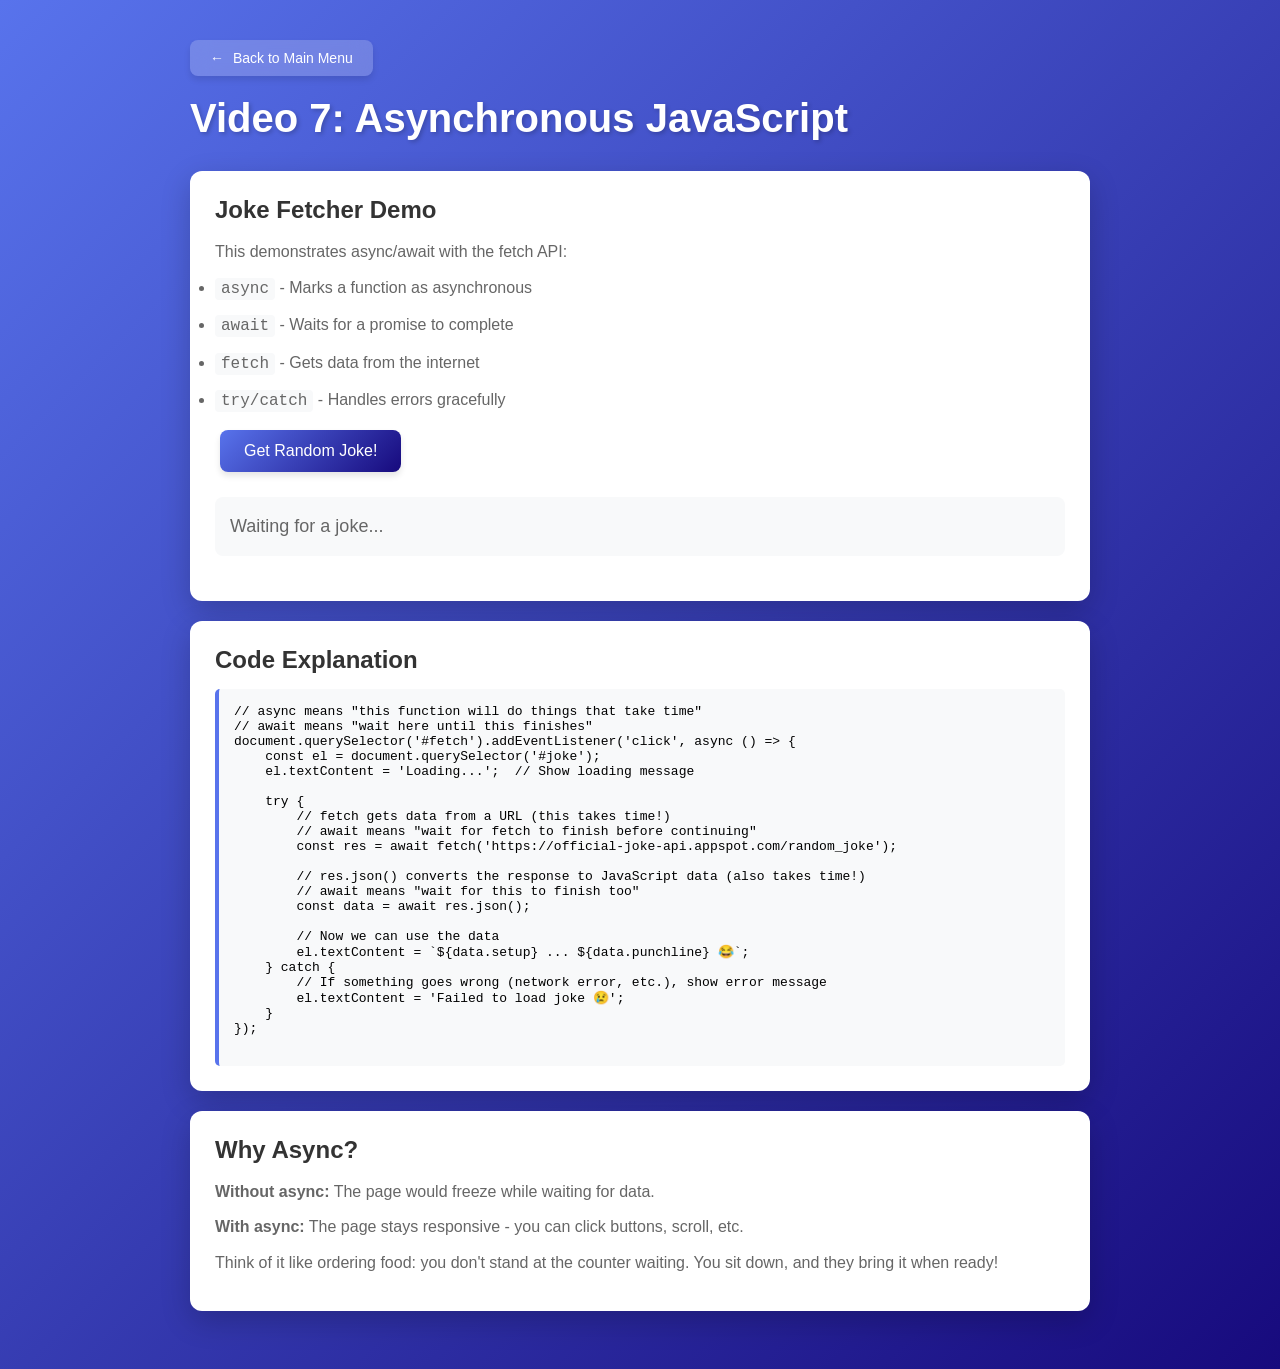
<file: 7-async/7-async-demo.html>
<!DOCTYPE html>
<html lang="en">
<head>
    <meta charset="UTF-8">
    <meta name="viewport" content="width=device-width, initial-scale=1.0">
    <title>Video 7: Asynchronous JavaScript - Demo</title>
    <link rel="stylesheet" href="../main.css" />
</head>
<body>
    <div class="container">
        <a href="../index.html" class="back-link">Back to Main Menu</a>
        <h1>Video 7: Asynchronous JavaScript</h1>
    
    <div class="section">
        <h2>Joke Fetcher Demo</h2>
        <p>This demonstrates async/await with the fetch API:</p>
        <ul>
            <li><code>async</code> - Marks a function as asynchronous</li>
            <li><code>await</code> - Waits for a promise to complete</li>
            <li><code>fetch</code> - Gets data from the internet</li>
            <li><code>try/catch</code> - Handles errors gracefully</li>
        </ul>
        
        <button id="fetch">Get Random Joke!</button>
        <p id="joke">Waiting for a joke...</p>
    </div>

    <div class="section">
        <h2>Code Explanation</h2>
        <pre style="background: #f8f9fa; padding: 15px; border-radius: 5px; overflow-x: auto;">
// async means "this function will do things that take time"
// await means "wait here until this finishes"
document.querySelector('#fetch').addEventListener('click', async () => {
    const el = document.querySelector('#joke');
    el.textContent = 'Loading...';  // Show loading message
    
    try {
        // fetch gets data from a URL (this takes time!)
        // await means "wait for fetch to finish before continuing"
        const res = await fetch('https://official-joke-api.appspot.com/random_joke');
        
        // res.json() converts the response to JavaScript data (also takes time!)
        // await means "wait for this to finish too"
        const data = await res.json();
        
        // Now we can use the data
        el.textContent = `${data.setup} ... ${data.punchline} 😂`;
    } catch {
        // If something goes wrong (network error, etc.), show error message
        el.textContent = 'Failed to load joke 😢';
    }
});
        </pre>
    </div>

    <div class="section">
        <h2>Why Async?</h2>
        <p><strong>Without async:</strong> The page would freeze while waiting for data.</p>
        <p><strong>With async:</strong> The page stays responsive - you can click buttons, scroll, etc.</p>
        <p>Think of it like ordering food: you don't stand at the counter waiting. You sit down, and they bring it when ready!</p>
    </div>

    <script>
        /**
         * VIDEO 7: Asynchronous JavaScript - Demo Code
         * 
         * Asynchronous code lets your program do other things while waiting.
         * Think of it like ordering food - you don't wait at the counter.
         * You sit down, and they bring it when it's ready.
         * 
         * Key concepts:
         * - async: Marks a function as asynchronous (does things that take time)
         * - await: Waits for a promise to complete (like waiting for food)
         * - fetch: Gets data from the internet
         * - try/catch: Handles errors gracefully
         */

        // Find the button and add a click listener
        // The function is marked as "async" because it does things that take time
        document.querySelector('#fetch').addEventListener('click', async () => {
            // Find the paragraph where we'll show the joke
            const el = document.querySelector('#joke');
            
            // Show a loading message immediately (this happens right away)
            el.textContent = 'Loading...';
            el.className = 'loading';
            
            // try/catch is like "try to do this, but if it fails, do that instead"
            try {
                // fetch() gets data from a URL
                // It returns a "promise" - a promise that data will come eventually
                // await means "wait here until the promise is fulfilled"
                // Without await, the code would continue immediately (and break!)
                const res = await fetch('https://official-joke-api.appspot.com/random_joke');
                
                // res.json() converts the response to JavaScript data
                // This also returns a promise, so we need await again
                const data = await res.json();
                
                // Now we have the data! Display the joke
                // data.setup is the joke question, data.punchline is the answer
                el.textContent = `${data.setup} ... ${data.punchline} 😂`;
                el.className = '';  // Remove loading class
                
            } catch (error) {
                // If something goes wrong (network error, API down, etc.)
                // The catch block runs instead
                el.textContent = 'Failed to load joke 😢';
                el.className = 'error';
                console.error('Error:', error);  // Log the error for debugging
            }
        });
    </script>
    </div>
</body>
</html>
</file>
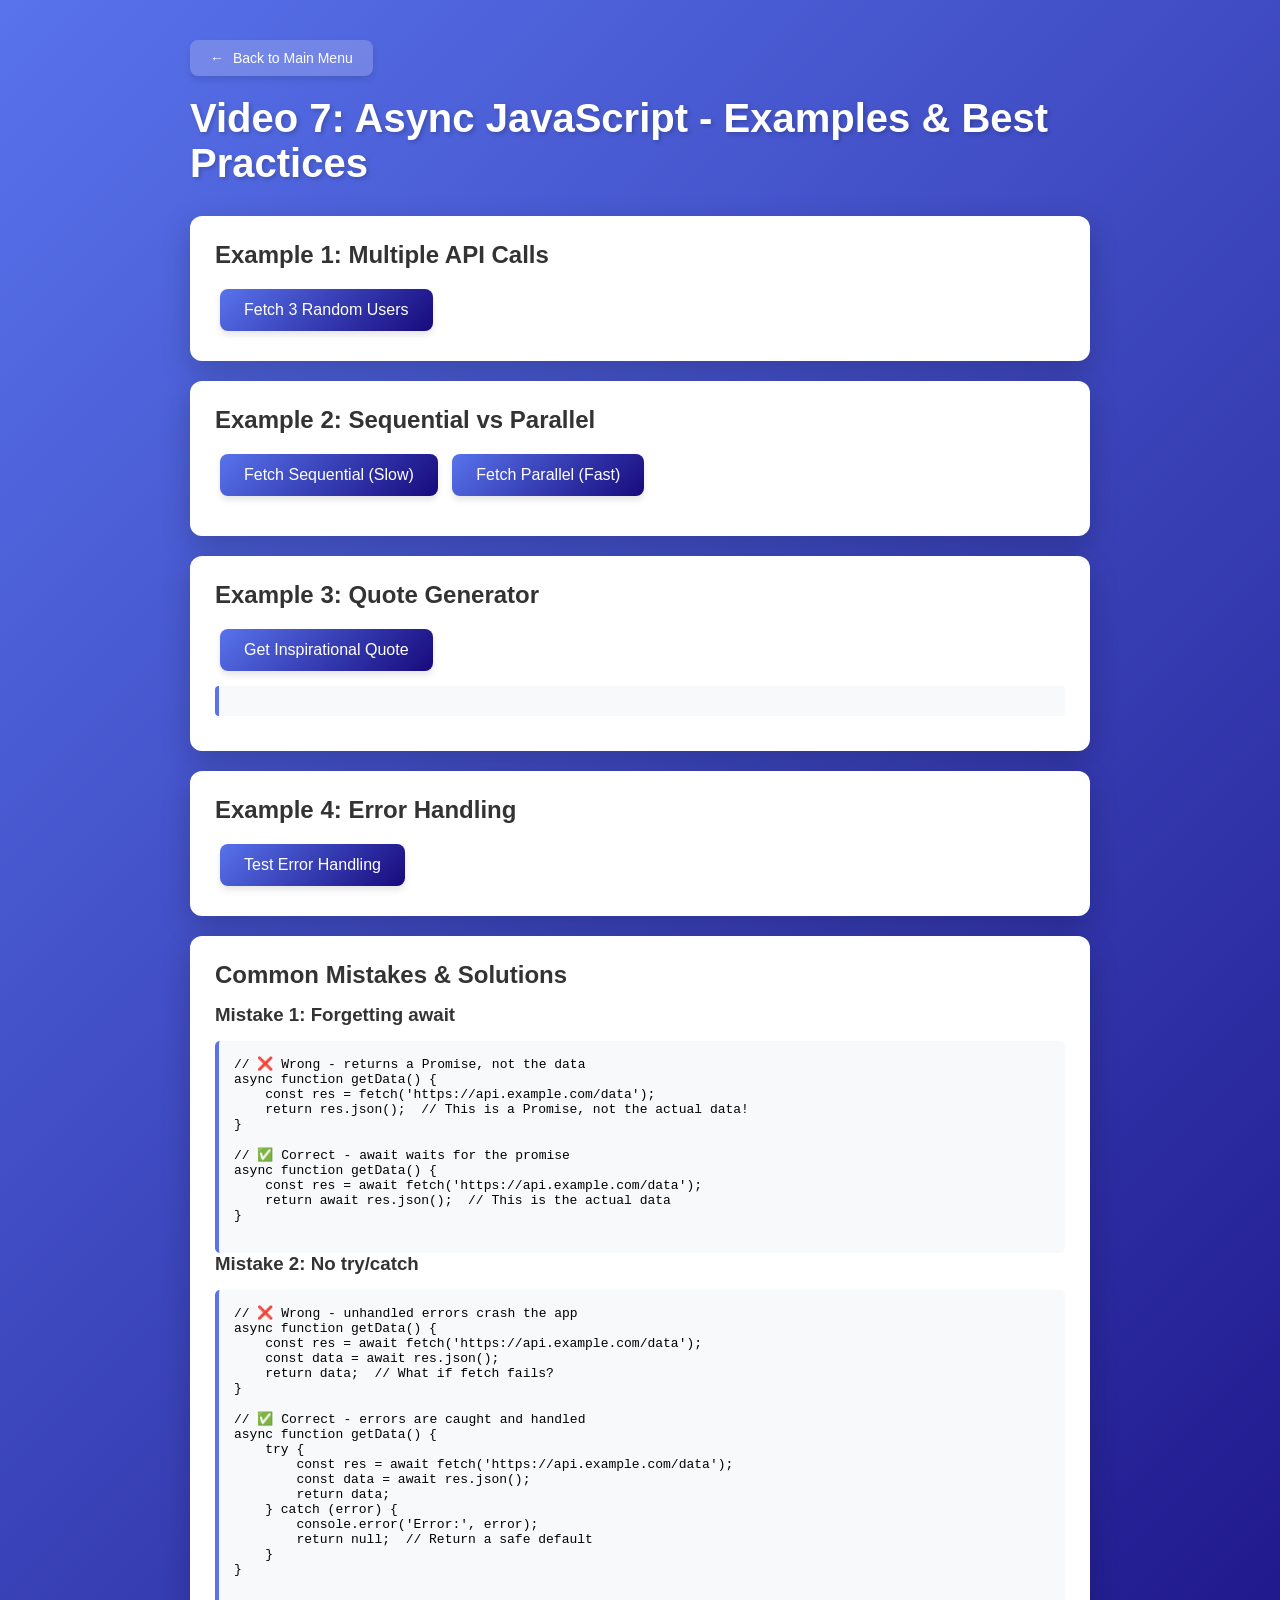
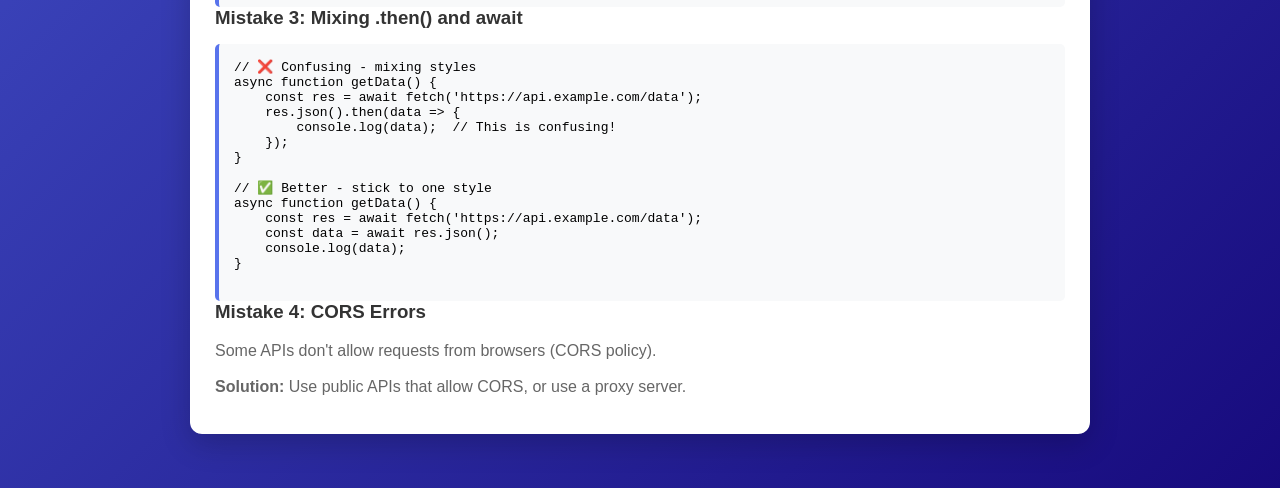
<file: 7-async/7-async-examples.html>
<!DOCTYPE html>
<html lang="en">
<head>
    <meta charset="UTF-8">
    <meta name="viewport" content="width=device-width, initial-scale=1.0">
    <title>Video 7: Async JavaScript - Examples</title>
    <link rel="stylesheet" href="../main.css" />
</head>
<body>
    <div class="container">
        <a href="../index.html" class="back-link">Back to Main Menu</a>
        <h1>Video 7: Async JavaScript - Examples & Best Practices</h1>
    
    <div class="section">
        <h2>Example 1: Multiple API Calls</h2>
        <button onclick="fetchMultipleUsers()">Fetch 3 Random Users</button>
        <div id="usersContainer"></div>
    </div>

    <div class="section">
        <h2>Example 2: Sequential vs Parallel</h2>
        <button onclick="fetchSequential()">Fetch Sequential (Slow)</button>
        <button onclick="fetchParallel()">Fetch Parallel (Fast)</button>
        <p id="timing"></p>
    </div>

    <div class="section">
        <h2>Example 3: Quote Generator</h2>
        <button onclick="fetchQuote()">Get Inspirational Quote</button>
        <div id="quoteDisplay"></div>
    </div>

    <div class="section">
        <h2>Example 4: Error Handling</h2>
        <button onclick="fetchWithErrorHandling()">Test Error Handling</button>
        <div id="errorDisplay"></div>
    </div>

    <div class="section">
        <h2>Common Mistakes & Solutions</h2>
        
        <h3>Mistake 1: Forgetting await</h3>
        <pre style="background: #f8f9fa; padding: 15px; border-radius: 5px;">
// ❌ Wrong - returns a Promise, not the data
async function getData() {
    const res = fetch('https://api.example.com/data');
    return res.json();  // This is a Promise, not the actual data!
}

// ✅ Correct - await waits for the promise
async function getData() {
    const res = await fetch('https://api.example.com/data');
    return await res.json();  // This is the actual data
}
        </pre>

        <h3>Mistake 2: No try/catch</h3>
        <pre style="background: #f8f9fa; padding: 15px; border-radius: 5px;">
// ❌ Wrong - unhandled errors crash the app
async function getData() {
    const res = await fetch('https://api.example.com/data');
    const data = await res.json();
    return data;  // What if fetch fails?
}

// ✅ Correct - errors are caught and handled
async function getData() {
    try {
        const res = await fetch('https://api.example.com/data');
        const data = await res.json();
        return data;
    } catch (error) {
        console.error('Error:', error);
        return null;  // Return a safe default
    }
}
        </pre>

        <h3>Mistake 3: Mixing .then() and await</h3>
        <pre style="background: #f8f9fa; padding: 15px; border-radius: 5px;">
// ❌ Confusing - mixing styles
async function getData() {
    const res = await fetch('https://api.example.com/data');
    res.json().then(data => {
        console.log(data);  // This is confusing!
    });
}

// ✅ Better - stick to one style
async function getData() {
    const res = await fetch('https://api.example.com/data');
    const data = await res.json();
    console.log(data);
}
        </pre>

        <h3>Mistake 4: CORS Errors</h3>
        <p>Some APIs don't allow requests from browsers (CORS policy).</p>
        <p><strong>Solution:</strong> Use public APIs that allow CORS, or use a proxy server.</p>
    </div>

    <script>
        /**
         * VIDEO 7: Async JavaScript - Examples & Best Practices
         * 
         * This file demonstrates various async patterns and common mistakes.
         */

        // Example 1: Multiple API Calls
        async function fetchMultipleUsers() {
            const container = document.querySelector('#usersContainer');
            container.innerHTML = '<p class="loading">Loading users...</p>';
            
            try {
                // Fetch multiple users in parallel
                const promises = [];
                for (let i = 0; i < 3; i++) {
                    promises.push(
                        fetch('https://randomuser.me/api/')
                            .then(res => res.json())
                    );
                }
                
                // Wait for all to complete
                const results = await Promise.all(promises);
                
                // Display users
                container.innerHTML = '';
                results.forEach(result => {
                    const user = result.results[0];
                    const card = document.createElement('div');
                    card.className = 'user-card';
                    card.innerHTML = `
                        <img src="${user.picture.thumbnail}" alt="User">
                        <h3>${user.name.first} ${user.name.last}</h3>
                        <p>${user.email}</p>
                    `;
                    container.appendChild(card);
                });
            } catch (error) {
                container.innerHTML = '<p class="error">Failed to load users</p>';
                console.error('Error:', error);
            }
        }

        // Example 2: Sequential vs Parallel
        async function fetchSequential() {
            const start = Date.now();
            const timing = document.querySelector('#timing');
            timing.textContent = 'Fetching sequentially...';
            
            try {
                // Fetch one at a time (slow)
                const res1 = await fetch('https://jsonplaceholder.typicode.com/posts/1');
                await res1.json();
                
                const res2 = await fetch('https://jsonplaceholder.typicode.com/posts/2');
                await res2.json();
                
                const res3 = await fetch('https://jsonplaceholder.typicode.com/posts/3');
                await res3.json();
                
                const time = Date.now() - start;
                timing.textContent = `Sequential: ${time}ms`;
            } catch (error) {
                timing.textContent = 'Error occurred';
            }
        }

        async function fetchParallel() {
            const start = Date.now();
            const timing = document.querySelector('#timing');
            timing.textContent = 'Fetching in parallel...';
            
            try {
                // Fetch all at once (fast!)
                const [res1, res2, res3] = await Promise.all([
                    fetch('https://jsonplaceholder.typicode.com/posts/1'),
                    fetch('https://jsonplaceholder.typicode.com/posts/2'),
                    fetch('https://jsonplaceholder.typicode.com/posts/3')
                ]);
                
                await Promise.all([res1.json(), res2.json(), res3.json()]);
                
                const time = Date.now() - start;
                timing.textContent = `Parallel: ${time}ms (much faster!)`;
            } catch (error) {
                timing.textContent = 'Error occurred';
            }
        }

        // Example 3: Quote Generator
        async function fetchQuote() {
            const display = document.querySelector('#quoteDisplay');
            display.textContent = 'Loading quote...';
            display.className = 'loading';
            
            try {
                const res = await fetch('https://api.quotable.io/random');
                
                if (!res.ok) {
                    throw new Error('API returned an error');
                }
                
                const data = await res.json();
                display.innerHTML = `
                    <p>"${data.content}"</p>
                    <p style="text-align: right; margin-top: 10px;">— ${data.author}</p>
                `;
                display.className = '';
            } catch (error) {
                display.textContent = 'Failed to load quote 😢';
                display.className = 'error';
                console.error('Error:', error);
            }
        }

        // Example 4: Error Handling
        async function fetchWithErrorHandling() {
            const display = document.querySelector('#errorDisplay');
            display.innerHTML = '<p class="loading">Testing error handling...</p>';
            
            try {
                // This will fail (invalid URL)
                const res = await fetch('https://invalid-url-that-does-not-exist.com/api');
                
                if (!res.ok) {
                    throw new Error(`HTTP error! status: ${res.status}`);
                }
                
                const data = await res.json();
                display.innerHTML = '<p>Success!</p>';
            } catch (error) {
                // Different types of errors
                if (error.name === 'TypeError' && error.message.includes('fetch')) {
                    display.innerHTML = '<p class="error">Network error: Could not reach the server</p>';
                } else if (error.message.includes('HTTP error')) {
                    display.innerHTML = '<p class="error">Server error: The API returned an error</p>';
                } else {
                    display.innerHTML = `<p class="error">Unknown error: ${error.message}</p>`;
                }
                console.error('Error details:', error);
            }
        }

        // ============================================
        // BEST PRACTICES
        // ============================================

        // ✅ DO: Always use try/catch with async functions
        async function safeFetch(url) {
            try {
                const res = await fetch(url);
                if (!res.ok) throw new Error(`HTTP ${res.status}`);
                return await res.json();
            } catch (error) {
                console.error('Fetch error:', error);
                return null;  // Return safe default
            }
        }

        // ✅ DO: Check response status
        async function fetchWithStatusCheck(url) {
            const res = await fetch(url);
            if (!res.ok) {
                throw new Error(`HTTP error! status: ${res.status}`);
            }
            return await res.json();
        }

        // ✅ DO: Use Promise.all() for parallel requests
        async function fetchMultiple() {
            const [data1, data2, data3] = await Promise.all([
                fetch('/api/1').then(r => r.json()),
                fetch('/api/2').then(r => r.json()),
                fetch('/api/3').then(r => r.json())
            ]);
            return { data1, data2, data3 };
        }

        // ✅ DO: Set timeouts for long-running requests
        async function fetchWithTimeout(url, timeout = 5000) {
            const controller = new AbortController();
            const timeoutId = setTimeout(() => controller.abort(), timeout);
            
            try {
                const res = await fetch(url, { signal: controller.signal });
                clearTimeout(timeoutId);
                return await res.json();
            } catch (error) {
                clearTimeout(timeoutId);
                if (error.name === 'AbortError') {
                    throw new Error('Request timed out');
                }
                throw error;
            }
        }

        // ✅ DO: Use loading states
        async function fetchWithLoading(url, element) {
            element.textContent = 'Loading...';
            try {
                const res = await fetch(url);
                const data = await res.json();
                element.textContent = JSON.stringify(data, null, 2);
            } catch (error) {
                element.textContent = 'Error: ' + error.message;
            }
        }

        // ❌ DON'T: Forget await (returns Promise, not data)
        // async function bad() {
        //     const data = fetch('/api');  // This is a Promise!
        //     return data.json();  // This will fail
        // }

        // ❌ DON'T: Ignore errors
        // async function bad() {
        //     const res = await fetch('/api');  // What if this fails?
        //     return await res.json();
        // }

        // ❌ DON'T: Make sequential requests when parallel is possible
        // async function slow() {
        //     const data1 = await fetch('/api/1');
        //     const data2 = await fetch('/api/2');  // Waits for 1 to finish
        //     const data3 = await fetch('/api/3');  // Waits for 2 to finish
        // }
    </script>
    </div>
</body>
</html>
</file>
<file: main.css>
/* ============================================
   JavaScript Core Concepts - Main Stylesheet
   ============================================
   
   This file contains all shared global styles and theme variables.
   To change the theme colors, modify the CSS variables below.
   ============================================ */

/* ============================================
   THEME VARIABLES
   ============================================ */
:root {
  /* Primary gradient colors */
  --gradient-start: #5873ec;
  --gradient-end: #170a7d;
  --gradient: linear-gradient(
    135deg,
    var(--gradient-start) 0%,
    var(--gradient-end) 100%
  );

  /* Text colors */
  --text-primary: #333;
  --text-secondary: #666;
  --text-white: white;

  /* Background colors */
  --bg-white: white;
  --bg-console: #1e1e1e;
  --bg-console-text: #d4d4d4;
  --bg-light: #f8f9fa;
  --bg-back-link: rgba(255, 255, 255, 0.2);
  --bg-back-link-hover: rgba(255, 255, 255, 0.3);

  /* Border colors */
  --border-light: #e0e0e0;
  --border-accent: var(--gradient-start);

  /* Status colors */
  --color-success: #28a745;
  --color-error: #dc3545;
  --color-loading: var(--gradient-start);

  /* Shadows */
  --shadow-sm: 0 2px 4px rgba(0, 0, 0, 0.1);
  --shadow-md: 0 4px 6px rgba(0, 0, 0, 0.1);
  --shadow-lg: 0 10px 30px rgba(0, 0, 0, 0.2);
  --shadow-xl: 0 15px 40px rgba(0, 0, 0, 0.3);
  --shadow-button: 0 6px 12px rgba(0, 0, 0, 0.2);

  /* Border radius */
  --radius-sm: 4px;
  --radius-md: 8px;
  --radius-lg: 12px;
  --radius-full: 50%;

  /* Spacing */
  --spacing-xs: 5px;
  --spacing-sm: 10px;
  --spacing-md: 20px;
  --spacing-lg: 30px;
  --spacing-xl: 40px;

  /* Typography */
  --font-family: -apple-system, BlinkMacSystemFont, "Segoe UI", Roboto, Oxygen,
    Ubuntu, Cantarell, sans-serif;
  --font-mono: "Courier New", monospace;
  --font-size-base: 16px;
  --font-size-sm: 14px;
  --font-size-lg: 18px;
  --font-size-xl: 2.5rem;
  --font-size-xxl: 3rem;

  /* Transitions */
  --transition-fast: 0.2s ease;
  --transition-normal: 0.3s ease;
}

/* ============================================
   GLOBAL RESET
   ============================================ */
* {
  margin: 0;
  padding: 0;
  box-sizing: border-box;
}

/* ============================================
   BODY & CONTAINER
   ============================================ */
body {
  font-family: var(--font-family);
  background: var(--gradient);
  min-height: 100vh;
  padding: var(--spacing-xl) var(--spacing-md);
}

.container {
  max-width: 900px;
  margin: 0 auto;
}

/* ============================================
   TYPOGRAPHY
   ============================================ */
h1 {
  color: var(--text-white);
  font-size: var(--font-size-xl);
  margin-bottom: var(--spacing-lg);
  text-shadow: 2px 2px 4px rgba(0, 0, 0, 0.2);
}

h2,
h3 {
  color: var(--text-primary);
  margin-bottom: 15px;
}

p,
li {
  color: var(--text-secondary);
  line-height: 1.6;
  margin-bottom: var(--spacing-sm);
}

.text-white {
  color: var(--text-white);
}

/* ============================================
   BUTTONS
   ============================================ */
button {
  background: var(--gradient);
  color: var(--text-white);
  border: none;
  padding: 12px 24px;
  border-radius: var(--radius-md);
  cursor: pointer;
  margin: var(--spacing-xs);
  font-size: var(--font-size-base);
  font-weight: 500;
  transition: transform var(--transition-fast),
    box-shadow var(--transition-fast);
  box-shadow: var(--shadow-md);
}

button:hover {
  transform: translateY(-2px);
  box-shadow: var(--shadow-button);
}

button:active {
  transform: translateY(0);
}

button:disabled {
  background: #ccc;
  cursor: not-allowed;
  transform: none;
  box-shadow: none;
}

/* ============================================
   SECTIONS & CARDS
   ============================================ */
.section {
  background: var(--bg-white);
  padding: 25px;
  margin: var(--spacing-md) 0;
  border-radius: var(--radius-lg);
  box-shadow: var(--shadow-lg);
}

/* ============================================
   BACK LINK
   ============================================ */
.back-link {
  display: inline-block;
  margin-bottom: var(--spacing-md);
  color: var(--text-white);
  text-decoration: none;
  font-size: var(--font-size-sm);
  padding: var(--spacing-sm) var(--spacing-md);
  background: var(--bg-back-link);
  backdrop-filter: blur(10px);
  border-radius: var(--radius-md);
  transition: background-color var(--transition-normal),
    transform var(--transition-fast);
  box-shadow: var(--shadow-md);
}

.back-link:hover {
  background: var(--bg-back-link-hover);
  transform: translateX(-3px);
}

.back-link::before {
  content: "← ";
  margin-right: var(--spacing-xs);
}

/* ============================================
   CONSOLE
   ============================================ */
.console {
  background-color: var(--bg-console);
  color: var(--bg-console-text);
  padding: var(--spacing-md);
  border-radius: var(--radius-md);
  font-family: var(--font-mono);
  margin: var(--spacing-md) 0;
  min-height: 200px;
  max-height: 400px;
  overflow-y: auto;
  box-shadow: var(--shadow-md);
}

/* ============================================
   FORM ELEMENTS
   ============================================ */
input,
select {
  padding: var(--spacing-sm);
  margin: var(--spacing-xs);
  border: 2px solid var(--border-light);
  border-radius: var(--radius-md);
  font-size: var(--font-size-sm);
  transition: border-color var(--transition-normal);
}

input:focus,
select:focus {
  outline: none;
  border-color: var(--border-accent);
}

/* ============================================
   CODE & PRE
   ============================================ */
pre {
  background: var(--bg-light);
  padding: 15px;
  border-radius: var(--radius-md);
  overflow-x: auto;
  border-left: 4px solid var(--border-accent);
}

code {
  background: var(--bg-light);
  padding: 2px 6px;
  border-radius: var(--radius-sm);
  font-family: var(--font-mono);
}

/* ============================================
   STATUS COLORS
   ============================================ */
.true,
.success {
  color: var(--color-success);
}

.false,
.error {
  color: var(--color-error);
}

.loading {
  color: var(--color-loading);
  font-style: italic;
}

/* ============================================
   INDEX PAGE SPECIFIC
   ============================================ */
header {
  text-align: center;
  color: var(--text-white);
  margin-bottom: 50px;
}

header h1 {
  font-size: var(--font-size-xxl);
  margin-bottom: var(--spacing-sm);
}

.subtitle {
  font-size: 1.2rem;
  opacity: 0.9;
}

.video-grid {
  display: grid;
  grid-template-columns: repeat(auto-fit, minmax(280px, 1fr));
  gap: var(--spacing-md);
  margin-top: var(--spacing-xl);
}

.video-card {
  background: var(--bg-white);
  border-radius: var(--radius-lg);
  padding: 25px;
  box-shadow: var(--shadow-lg);
  transition: transform var(--transition-normal),
    box-shadow var(--transition-normal);
  cursor: pointer;
  text-decoration: none;
  color: inherit;
  display: block;
}

.video-card:hover {
  transform: translateY(-5px);
  box-shadow: var(--shadow-xl);
}

.video-number {
  display: inline-block;
  background: var(--gradient);
  color: var(--text-white);
  width: 40px;
  height: 40px;
  border-radius: var(--radius-full);
  display: flex;
  align-items: center;
  justify-content: center;
  font-weight: bold;
  font-size: 1.2rem;
  margin-bottom: 15px;
}

.video-title {
  font-size: 1.3rem;
  font-weight: 600;
  color: var(--text-primary);
  margin-bottom: var(--spacing-sm);
  line-height: 1.4;
}

.video-description {
  color: var(--text-secondary);
  font-size: 0.95rem;
  line-height: 1.5;
}

.arrow {
  display: inline-block;
  margin-left: 8px;
  transition: transform var(--transition-normal);
}

.video-card:hover .arrow {
  transform: translateX(5px);
}

/* ============================================
   VIDEO-SPECIFIC COMPONENTS
   ============================================ */

/* Comparison Operators - Result Display */
.result {
  margin-top: var(--spacing-sm);
  padding: 15px;
  background: var(--bg-light);
  border-radius: var(--radius-md);
  font-weight: bold;
}

/* Objects & Arrays - Playlist Item */
.playlist-item {
  padding: var(--spacing-sm);
  margin: var(--spacing-xs) 0;
  background: var(--bg-light);
  border-left: 3px solid var(--border-accent);
  border-radius: var(--radius-sm);
}

/* DOM Manipulation - Output Display */
#out {
  font-size: var(--font-size-lg);
  margin: var(--spacing-md) 0;
  padding: 15px;
  background: var(--bg-light);
  border-radius: var(--radius-md);
  min-height: 30px;
}

/* DOM Examples - Box and List Items */
.box {
  width: 100px;
  height: 100px;
  background: var(--gradient);
  margin: var(--spacing-sm) 0;
  border-radius: var(--radius-md);
  transition: all var(--transition-normal);
  box-shadow: var(--shadow-md);
}

.list-item {
  padding: var(--spacing-sm);
  margin: var(--spacing-xs) 0;
  background: var(--bg-light);
  border-left: 3px solid var(--border-accent);
  border-radius: var(--radius-sm);
}

.hidden {
  display: none;
}

/* Async JavaScript - Joke Display */
#joke {
  font-size: var(--font-size-lg);
  margin: var(--spacing-md) 0;
  padding: 15px;
  background: var(--bg-light);
  border-radius: var(--radius-md);
  min-height: 50px;
}

/* Async Examples - User Card and Quote Display */
.user-card {
  border: 1px solid var(--border-light);
  padding: 15px;
  margin: var(--spacing-sm) 0;
  border-radius: var(--radius-md);
  background: var(--bg-light);
}

#quoteDisplay {
  font-size: var(--font-size-lg);
  font-style: italic;
  padding: 15px;
  background: var(--bg-light);
  border-left: 4px solid var(--border-accent);
  margin: var(--spacing-sm) 0;
  border-radius: var(--radius-sm);
}

/* Async Challenge - Dog Image */
#dog {
  max-width: 300px;
  border-radius: var(--radius-md);
  margin: var(--spacing-md) 0;
  display: block;
  box-shadow: var(--shadow-md);
}
</file>
